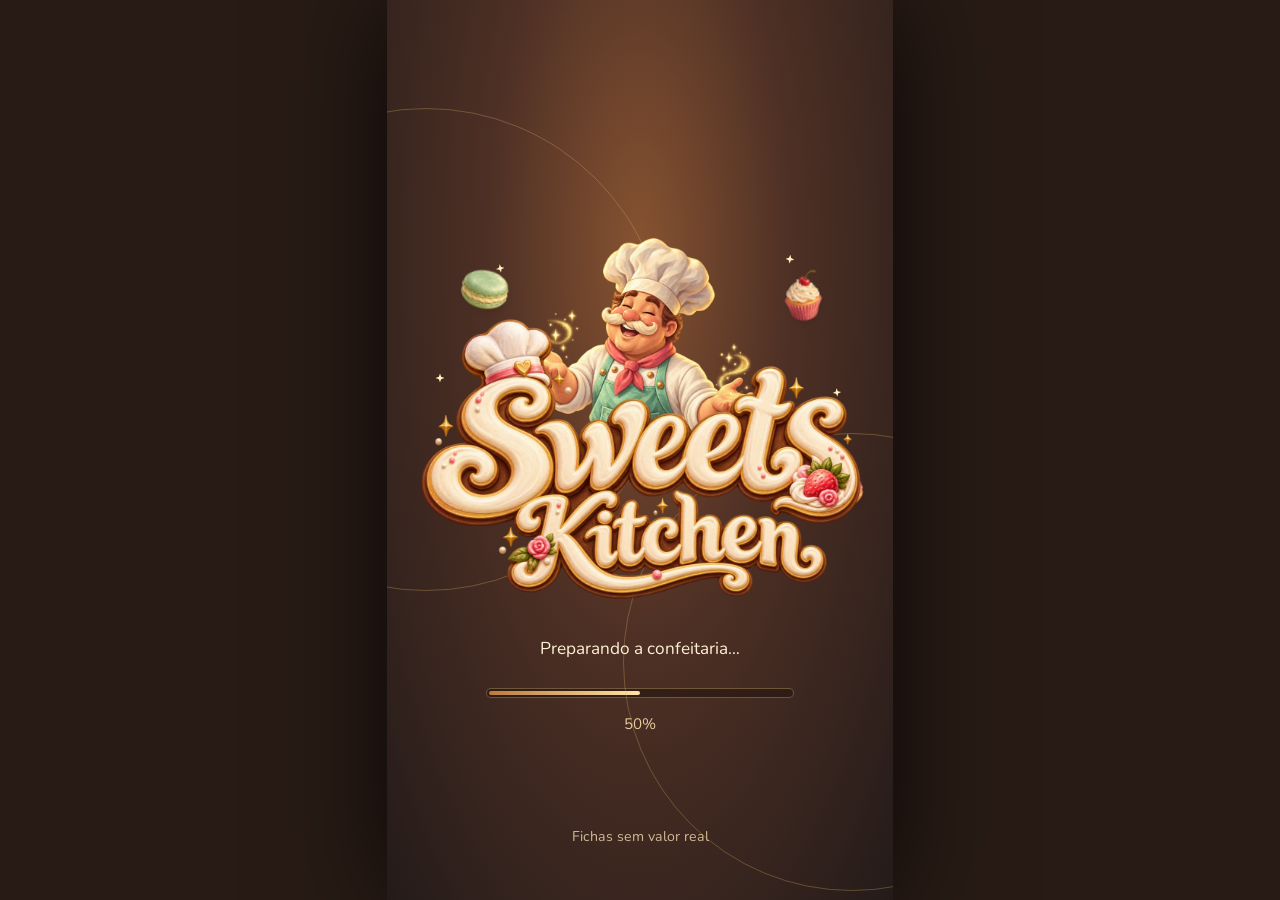
<file: index.html>
<!doctype html><html lang="pt-BR"><head><meta charset="utf-8"><meta http-equiv="refresh" content="0;url=jogo/index.html"><title>Sweets Kitchen</title>
<link rel="canonical" href="https://cbitran.github.io/sweets-kitchen-demo/jogo/">
<meta name="description" content="Entre na confeitaria Sweets Kitchen e experimente esta demonstração interativa. Fichas fictícias, sem valor real.">
<meta property="og:type" content="website">
<meta property="og:locale" content="pt_BR">
<meta property="og:site_name" content="Sweets Kitchen">
<meta property="og:title" content="Sweets Kitchen">
<meta property="og:description" content="Entre na confeitaria Sweets Kitchen e experimente esta demonstração interativa. Fichas fictícias, sem valor real.">
<meta property="og:url" content="https://cbitran.github.io/sweets-kitchen-demo/jogo/">
<meta property="og:image" content="https://cbitran.github.io/sweets-kitchen-demo/assets/social/sweets-kitchen-cover-v2.jpg">
<meta property="og:image:secure_url" content="https://cbitran.github.io/sweets-kitchen-demo/assets/social/sweets-kitchen-cover-v2.jpg">
<meta property="og:image:type" content="image/jpeg">
<meta property="og:image:width" content="1200">
<meta property="og:image:height" content="630">
<meta property="og:image:alt" content="Sweets Kitchen: logo dourada, chef sorridente e doces em uma confeitaria iluminada.">
<meta name="twitter:card" content="summary_large_image">
<meta name="twitter:title" content="Sweets Kitchen">
<meta name="twitter:description" content="Entre na confeitaria Sweets Kitchen e experimente esta demonstração interativa. Fichas fictícias, sem valor real.">
<meta name="twitter:image" content="https://cbitran.github.io/sweets-kitchen-demo/assets/social/sweets-kitchen-cover-v2.jpg">
<meta name="twitter:image:alt" content="Logo Sweets Kitchen e chef na confeitaria.">
</head><body><a href="jogo/index.html">Abrir Sweets Kitchen</a></body></html>
</file>
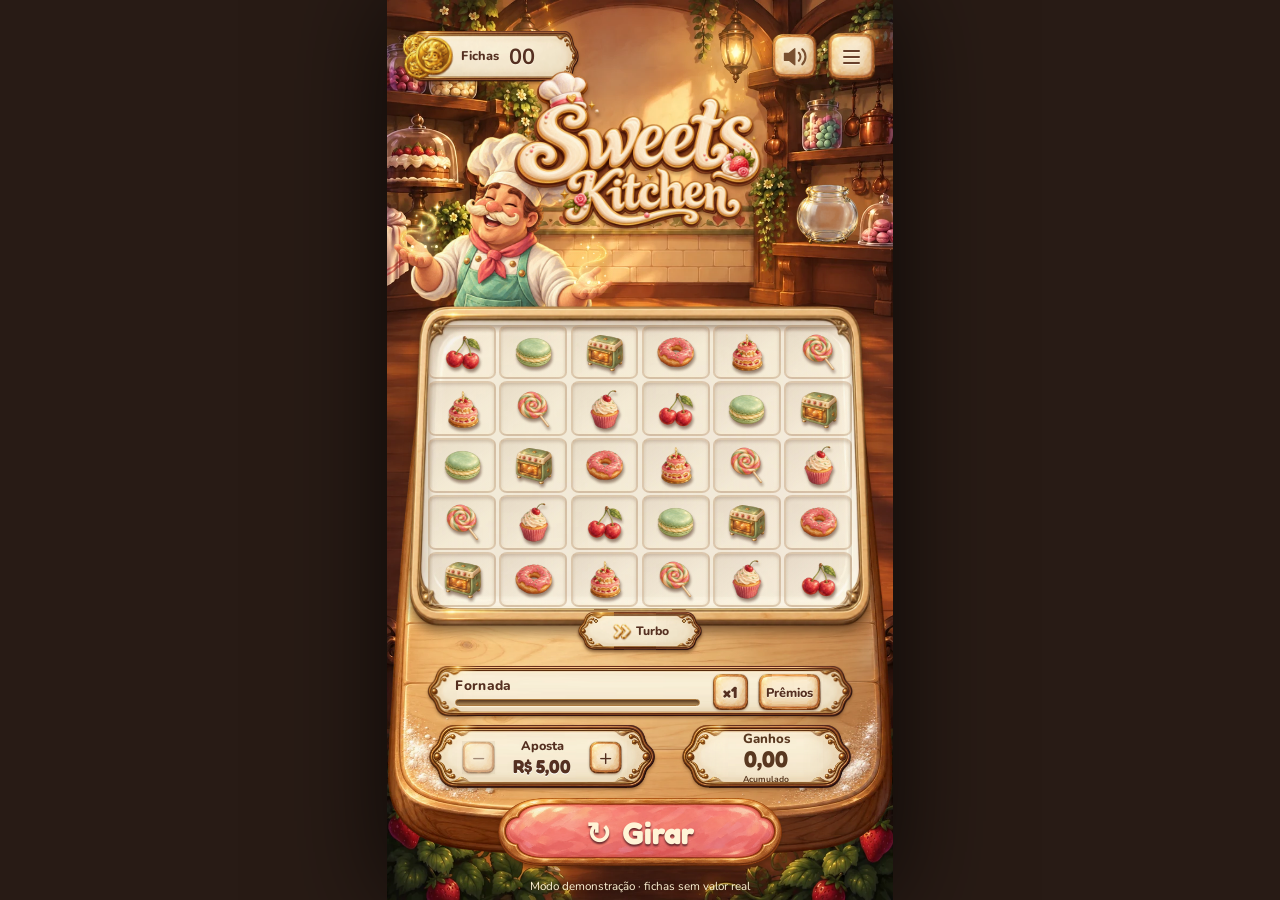
<file: jogo/index.html>
<!doctype html>
<html lang="pt-BR">
<head><meta charset="utf-8"><meta name="viewport" content="width=device-width,initial-scale=1,viewport-fit=cover"><title>Sweets Kitchen</title>
<link rel="preconnect" href="https://fonts.googleapis.com">
<link rel="preconnect" href="https://fonts.gstatic.com" crossorigin>
<link rel="canonical" href="https://cbitran.github.io/sweets-kitchen-demo/jogo/">
<meta name="description" content="Entre na confeitaria Sweets Kitchen e experimente esta demonstração interativa. Fichas fictícias, sem valor real.">
<meta property="og:type" content="website">
<meta property="og:locale" content="pt_BR">
<meta property="og:site_name" content="Sweets Kitchen">
<meta property="og:title" content="Sweets Kitchen">
<meta property="og:description" content="Entre na confeitaria Sweets Kitchen e experimente esta demonstração interativa. Fichas fictícias, sem valor real.">
<meta property="og:url" content="https://cbitran.github.io/sweets-kitchen-demo/jogo/">
<meta property="og:image" content="https://cbitran.github.io/sweets-kitchen-demo/assets/social/sweets-kitchen-cover-v2.jpg">
<meta property="og:image:secure_url" content="https://cbitran.github.io/sweets-kitchen-demo/assets/social/sweets-kitchen-cover-v2.jpg">
<meta property="og:image:type" content="image/jpeg">
<meta property="og:image:width" content="1200">
<meta property="og:image:height" content="630">
<meta property="og:image:alt" content="Sweets Kitchen: logo dourada, chef sorridente e doces em uma confeitaria iluminada.">
<meta name="twitter:card" content="summary_large_image">
<meta name="twitter:title" content="Sweets Kitchen">
<meta name="twitter:description" content="Entre na confeitaria Sweets Kitchen e experimente esta demonstração interativa. Fichas fictícias, sem valor real.">
<meta name="twitter:image" content="https://cbitran.github.io/sweets-kitchen-demo/assets/social/sweets-kitchen-cover-v2.jpg">
<meta name="twitter:image:alt" content="Logo Sweets Kitchen e chef na confeitaria.">
<link rel="stylesheet" href="game.css?v=20261010-cheer1"><link rel="stylesheet" href="refinement.css?v=20261010-cheer1"><link rel="stylesheet" href="panels.css?v=20261010-cheer1"><link rel="stylesheet" href="living-scene.css?v=20261010-cheer1"><link rel="stylesheet" href="unified-materials.css?v=20261010-cheer1"><link rel="stylesheet" href="prizes.css?v=20261010-cheer1"><script defer src="round-engine.js?v=20261010-cheer1"></script><script defer src="music.js?v=20261010-cheer1"></script><script defer src="game.js?v=20261010-cheer1"></script><script defer src="rewards.js?v=20261010-cheer1"></script><script defer src="ambient.js?v=20261010-cheer1"></script><script defer src="startup.js?v=20261010-cheer1"></script></head>
<body>
<main class="game" id="game" aria-label="Sweets Kitchen" data-boot="loading" aria-busy="true">
  <div class="lantern-clean-plate" aria-hidden="true"></div><div class="hanging-lantern hanging-lantern-left" aria-hidden="true"></div><div class="hanging-lantern hanging-lantern-right" aria-hidden="true"></div>
  <div class="lantern-light lantern-light-left" aria-hidden="true"></div>
  <div class="lantern-light lantern-light-right" aria-hidden="true"></div>
  <section class="startup" id="startup" aria-label="Carregamento do jogo">
    <div class="startup-scene"><div class="startup-sweets" aria-hidden="true"><img class="intro-sweet intro-sweet-0" src="../assets/web/painterly-final/peca_macaron_normal.webp" alt=""><img class="intro-sweet intro-sweet-1" src="../assets/web/painterly-final/peca_cupcake_normal.webp" alt=""><img class="intro-sweet intro-sweet-2" src="../assets/web/painterly-final/peca_cereja_normal.webp" alt=""><img class="intro-sweet intro-sweet-3" src="../assets/web/painterly-final/peca_donut_normal.webp" alt=""><i class="intro-spark intro-spark-0"></i><i class="intro-spark intro-spark-1"></i><i class="intro-spark intro-spark-2"></i><i class="intro-spark intro-spark-3"></i><i class="intro-spark intro-spark-4"></i><i class="intro-spark intro-spark-5"></i></div><div class="startup-character" aria-hidden="true"><img src="../assets/web/painterly-final/chef_entusiasmado.webp" alt=""><img class="blink left" src="../assets/web/painterly-final/chef_entusiasmado_piscando.webp" alt=""><img class="blink right" src="../assets/web/painterly-final/chef_entusiasmado_piscando.webp" alt=""><span class="chef-sparkles" aria-hidden="true"><i>✦</i><i>✦</i><i>✦</i></span></div><div class="startup-mark"><img src="../assets/web/brand/sweets-kitchen-logo.webp" alt="Sweets Kitchen"></div></div>
    <p id="startup-message" role="status">Preparando a confeitaria…</p>
    <div class="startup-track" id="startup-progress" role="progressbar" aria-label="Carregando artes" aria-valuemin="0" aria-valuemax="100" aria-valuenow="0"><i></i></div>
    <span class="startup-percent" id="startup-percent">0%</span>
    <button id="startup-retry" hidden>Tentar novamente</button>
    <small>Fichas sem valor real</small>
  </section>
  <header class="hud"><div class="balance"><span class="balance-coins" aria-hidden="true"><img src="../assets/web/rewards/moeda-chef.webp" alt=""><img src="../assets/web/rewards/moeda-chef.webp" alt=""><img src="../assets/web/rewards/moeda-chef.webp" alt=""></span><div><small>Fichas</small><strong id="balance">00</strong></div></div><button class="icon" id="sound" aria-label="Música desligada" aria-pressed="false"><svg class="sound-speaker" viewBox="0 0 24 24" aria-hidden="true" focusable="false"><path class="speaker-body" d="M3 9h4l5-4v14l-5-4H3z"/><g class="speaker-waves"><path d="M15.5 8.5a5 5 0 0 1 0 7"/><path d="M18.5 5.5a9 9 0 0 1 0 13"/></g><path class="speaker-muted" d="m16 9 6 6m0-6-6 6"/></svg></button><button class="icon" id="menu" aria-label="Abrir menu"><span class="menu-bars" aria-hidden="true"><i></i><i></i><i></i></span></button></header>
  <div class="brand"><svg viewBox="0 0 1536 1024" role="img" aria-label="Sweets Kitchen" xmlns="http://www.w3.org/2000/svg">
    <defs>
      <clipPath id="logo-hat-shape"><path d="M242 258 L230 229 Q168 212 168 157 Q172 101 245 86 Q302 18 368 43 Q391 48 402 69 Q463 62 475 121 Q482 155 447 180 L463 218 Q474 242 465 258 Q368 223 242 258 Z"/></clipPath>
      <clipPath id="logo-fruit-shape"><path d="M1323 555 L1336 514 L1357 521 L1400 500 L1422 531 L1450 520 L1448 553 L1474 560 L1462 592 L1438 612 L1431 654 L1398 670 L1373 653 L1372 632 L1325 637 L1314 612 Z"/></clipPath>
      <mask id="logo-lettering-mask" maskUnits="userSpaceOnUse" x="0" y="0" width="1536" height="1024"><rect width="1536" height="1024" fill="white"/><path d="M1323 555 L1336 514 L1357 521 L1400 500 L1422 531 L1450 520 L1448 553 L1474 560 L1462 592 L1438 612 L1431 654 L1398 670 L1373 653 L1372 632 L1325 637 L1314 612 Z" fill="black"/></mask>
    </defs>
    <g class="logo-hat-stars" aria-hidden="true" fill="#fff2bb" stroke="#bd7c28" stroke-width="2"><path class="hat-star star-one" d="M0 -15 L4 -4 L15 0 L4 4 L0 15 L-4 4 L-15 0 L-4 -4Z"/><path class="hat-star star-two" d="M0 -11 L3 -3 L11 0 L3 3 L0 11 L-3 3 L-11 0 L-3 -3Z"/><path class="hat-star star-three" d="M0 -9 L3 -3 L9 0 L3 3 L0 9 L-3 3 L-9 0 L-3 -3Z"/></g>
<g class="logo-orbit-stars" aria-hidden="true" fill="#ffe7a0" stroke="#bf8130" stroke-width="2"><path class="orbit-star orbit-0" d="M0 -19 L5 -5 L19 0 L5 5 L0 19 L-5 5 L-19 0 L-5 -5Z"/><path class="orbit-star orbit-1" d="M0 -19 L5 -5 L19 0 L5 5 L0 19 L-5 5 L-19 0 L-5 -5Z"/><path class="orbit-star orbit-2" d="M0 -19 L5 -5 L19 0 L5 5 L0 19 L-5 5 L-19 0 L-5 -5Z"/></g>
    <image href="../assets/web/brand/sweets-kitchen-logo.webp" width="1536" height="1024" mask="url(#logo-lettering-mask)"/>
    <g class="logo-hat"><image href="../assets/web/brand/sweets-kitchen-logo.webp" width="1536" height="1024" clip-path="url(#logo-hat-shape)"/></g>

    <g class="logo-fruit"><image href="../assets/web/brand/sweets-kitchen-logo.webp" width="1536" height="1024" clip-path="url(#logo-fruit-shape)"/></g>
  </svg></div>
  <div class="chef" aria-hidden="true"><span class="hand-magic hand-magic-left"><i></i><i></i><i></i></span><span class="hand-magic hand-magic-right"><i></i><i></i><i></i></span><img id="chef" src="../assets/web/painterly-final/chef_entusiasmado.webp" alt=""><img class="turbo-face" src="../assets/web/painterly-final/chef_turbo_assustado.webp" alt=""><img class="blink left" src="../assets/web/painterly-final/chef_entusiasmado_piscando.webp" alt=""><img class="blink right" src="../assets/web/painterly-final/chef_entusiasmado_piscando.webp" alt=""><span class="chef-sparkles" aria-hidden="true"><i>✦</i><i>✦</i><i>✦</i></span></div>
  <div id="chef-speech" class="chef-speech" role="status" aria-live="polite" hidden></div>
  <div class="reward-jar" id="reward-jar" role="img" aria-label="Pote de moedas demonstrativas"><img class="jar-glass" src="../assets/web/rewards/pote-vidro.webp" alt=""><div class="jar-coins" id="jar-coins" aria-hidden="true"></div><span class="jar-reflection" aria-hidden="true"></span></div>
  <div class="turbo-atmosphere" aria-hidden="true"></div><div class="coin-flights" id="coin-flights" aria-hidden="true"></div>
  <img class="worktop" src="../assets/web/painted-environment/mesa_confeitaria.webp" alt="">
  <section class="board" aria-label="Tabuleiro de seis colunas e cinco linhas"><div class="board-frame" aria-hidden="true"></div><div class="grid" id="grid" role="grid" aria-label="Doces"></div><span id="match-announcement" class="sr-only" aria-live="polite"></span><output id="round-label" class="round-label" aria-live="polite"></output><svg class="turbo-border-light" viewBox="0 0 1000 700" preserveAspectRatio="none" aria-hidden="true"><rect x="16" y="16" width="968" height="668" rx="44"/></svg>  <section class="controls scene-turbo" aria-label="Velocidade do jogo"><button class="icon turbo" id="turbo" aria-pressed="false" aria-label="Turbo desligado"><span class="turbo-frame" aria-hidden="true"><i></i></span><i class="turbo-enamel" aria-hidden="true"></i><b aria-hidden="true"><img class="turbo-off-art" src="../assets/web/rewards/turbo-dourado.webp" alt=""><img class="turbo-on-art" data-src="../assets/web/rewards/turbo-esmeralda.webp" alt=""></b><span>Turbo<small id="turbo-status">Desligado</small></span></button></section></section>
  <section class="round-tools" aria-label="Progresso da fornada"><span class="material-frame" aria-hidden="true"><i></i></span>
    <div class="fornada"><img class="mixer" id="mixer" data-src="../assets/web/painterly-final/batedeira_0.webp" alt="Batedeira vazia"><div><span>Fornada</span><div class="progress" role="progressbar" aria-label="Fornada" aria-valuemin="0" aria-valuemax="100" aria-valuenow="0" id="fornada-progress"><i></i></div></div></div>
    <div class="multiplier" id="multiplier" aria-label="Multiplicador 1">×1</div>
    <button class="prizes" id="prizes-open">Prêmios</button>
  </section>
  <section class="controls" aria-label="Controles da rodada"><div class="bet"><span class="material-frame" aria-hidden="true"><i></i></span><button class="icon" id="minus" aria-label="Diminuir aposta">−</button><div><small>Aposta</small><output id="bet">R$ 5,00</output></div><button class="icon" id="plus" aria-label="Aumentar aposta">+</button></div><span id="current-bet" class="sr-only">Aposta de R$ 5,00 fictícios, multiplicador 1</span><div class="winnings-panel"><span class="material-frame" aria-hidden="true"><i></i></span><small>Ganhos</small><output id="winnings-total" aria-live="polite">0,00</output><span id="winnings-last">Acumulado</span></div></section>

  <button class="spin" id="spin"><span aria-hidden="true">↻</span><strong>Girar</strong></button>
  <footer>Modo demonstração · fichas sem valor real</footer>
</main>
<dialog id="settings"><button class="close icon" data-close aria-label="Fechar menu">×</button><div class="menu-content"><header class="menu-heading"><small>Sweets Kitchen</small><h1>Menu da casa</h1><div class="menu-sweets" aria-hidden="true"><img src="../assets/web/painterly-final/peca_macaron_normal.webp" alt=""><img src="../assets/web/painterly-final/peca_cupcake_normal.webp" alt=""><img src="../assets/web/painterly-final/peca_cereja_normal.webp" alt=""></div></header><button class="paper-button" id="help-open">Como jogar</button><section class="menu-invite" aria-labelledby="menu-invite-title"><h2 id="menu-invite-title">Convidar um amigo</h2><p>Uma fornada fica melhor com companhia.</p><form id="invite-form"><label for="invite-channel">Como quer convidar?</label><div class="invite-select"><select id="invite-channel"><option value="email">Por e-mail</option><option value="phone">Por SMS</option></select><span aria-hidden="true"></span></div><label id="invite-contact-label" for="invite-contact">E-mail do amigo</label><input id="invite-contact" type="email" autocomplete="off" placeholder="nome@exemplo.com" required maxlength="160"><p class="invite-note">O convite será aberto no seu aplicativo para você revisar e enviar.</p><button type="submit" class="paper-button">Enviar convite</button><p id="invite-status" role="status"></p></form></section></div></dialog>
<dialog id="help"><button class="close icon" data-close aria-label="Fechar ajuda">×</button><h1>Como jogar</h1><p>Toque em <b>Girar</b> para acompanhar a entrada dos doces, o destaque das peças e a cascata.</p><p>Use <b>−</b> e <b>+</b> para escolher a aposta. <b>Turbo</b> acelera as animações.</p><p>Esta demonstração não desconta fichas nem calcula prêmios. A tabela mostra valores ainda não definidos.</p><p>Jogo de entretenimento. Fichas sem valor real.</p><button class="paper-button" data-close>Voltar ao jogo</button></dialog>
<dialog id="prizes"><button class="close icon" data-close aria-label="Fechar prêmios">×</button><img class="prize-logo" src="../assets/web/brand/sweets-kitchen-logo.webp" alt="Sweets Kitchen"><header class="prize-heading"><h1>Doces da casa</h1><p>Prêmios por quantidade de doces iguais</p></header><div class="prize-table-frame"><i class="frame-corner corner-tl" aria-hidden="true"></i><i class="frame-corner corner-tr" aria-hidden="true"></i><i class="frame-corner corner-bl" aria-hidden="true"></i><i class="frame-corner corner-br" aria-hidden="true"></i><div class="prize-table-wrap" tabindex="0" role="region" aria-label="Lista de prêmios, role para ver todos os doces"><table class="prize-table"><caption>Quantidade de doces iguais</caption><thead><tr><th scope="col">Doce</th><th scope="col">3</th><th scope="col">4</th><th scope="col">5</th><th scope="col">6–7</th><th scope="col">8–9</th><th scope="col">10+</th></tr></thead><tbody id="payout-rows"></tbody></table></div></div><p class="prize-note">— Prêmio ainda não definido nesta demonstração.</p></dialog>
</body></html>
</file>
<file: jogo/game.css>
@import url('https://fonts.googleapis.com/css2?family=Fredoka:wght@500;600;700&family=Nunito:wght@600;700;800&display=swap');
:root{color-scheme:light;--chocolate:#442338;--cream:#fff4d6;--gold:#ffce63;--mint:#205b54}*{box-sizing:border-box}body{margin:0;min-height:100dvh;display:grid;place-items:center;background:#281b15;font-family:Nunito,system-ui,sans-serif;color:var(--chocolate)}button{font:inherit;color:inherit;border:0;cursor:pointer;-webkit-tap-highlight-color:transparent}button:focus-visible{outline:3px solid #205b54;outline-offset:3px}button:disabled{opacity:.48;cursor:default}button:active:not(:disabled){transform:translateY(2px) scale(.97)}
.game{height:min(100dvh,960px);width:min(100vw,56.25dvh,540px);aspect-ratio:9/16;position:relative;isolation:isolate;overflow:hidden;background:url('../assets/web/painted-environment/fundo_confeitaria_sem_cupcakes.webp') center/cover;container-type:inline-size}.hud{position:absolute;z-index:10;top:5.3%;left:3.7%;right:3.7%;display:flex;gap:2.5%;height:7%}.balance{width:60%;display:flex;gap:3%;align-items:center;padding:2% 8% 2% 3%;background:#fff4d6;border:3px double #a57234;border-radius:22px;box-shadow:0 3px 8px #35180780}.balance img{width:22%;height:100%;object-fit:contain}.balance small,.controls small{text-transform:uppercase;font-size:2.5cqw;font-weight:800;display:block;line-height:1}.balance strong{font-size:5.6cqw;line-height:1.1}.hud>.icon{margin-left:auto}.icon{position:relative;background:url('../assets/web/painterly-final/icone_base.webp') center/125% 125%;width:12.3cqw;height:12.3cqw;flex-shrink:0;display:grid;place-items:center;font-size:6.5cqw;border-radius:24%;font-family:Nunito,sans-serif}.brand{position:absolute;z-index:3;left:35%;top:13.8%;width:38%;font:700 10.4cqw/.93 Fredoka,ui-rounded,sans-serif;color:#ffe6ac;text-shadow:0 2px 2px #613c22;text-align:center}.brand span{display:block;font-size:8.4cqw;letter-spacing:.09em;margin-top:.06em}.chef{position:absolute;z-index:2;top:12.4%;left:-1.5%;width:37%;aspect-ratio:1;animation:breathe 3.8s ease-in-out infinite;transform-origin:50% 95%}.chef img{position:absolute;width:100%;height:100%;object-fit:contain}.chef .blink{opacity:0;animation:blink 4.8s linear infinite}.blink.left{mask-image:radial-gradient(ellipse 3.8% 3.2% at 43.2% 30.6%,#000 75%,transparent)}.blink.right{mask-image:radial-gradient(ellipse 4% 3.2% at 52.8% 32.7%,#000 75%,transparent)}.game.celebrating .blink{display:none}.worktop{position:absolute;z-index:3;pointer-events:none;top:23%;left:-1%;width:102%;height:76%;object-fit:fill}.mixer{position:absolute;z-index:5;width:20%;top:13%;right:2%;height:12%;object-fit:contain}.multiplier{position:absolute;z-index:8;top:21.4%;right:15%;width:20%;height:4.2%;background:#fff4d6;border:3px double #b88c48;border-radius:13%;font:700 5cqw Fredoka,sans-serif;display:grid;place-items:center;box-shadow:0 3px 6px #42231b77}
.board{position:absolute;z-index:6;left:3.7%;top:24%;width:92.6%;height:35.9%}.board-frame{position:absolute;inset:0;overflow:hidden}.board-frame:before{content:'';position:absolute;left:-.35%;top:-7%;width:100.8%;height:119.4%;background:url('../assets/web/painted-environment/bandeja_grade_fina.webp') center/100% 100%}.grid{position:absolute;inset:5% 3.4%;display:grid;grid-template-columns:repeat(6,minmax(0,1fr));grid-template-rows:repeat(5,minmax(0,1fr));gap:1%;overflow:hidden;border-radius:2%}.cell{min-width:0;min-height:0;position:relative;border:1px solid #bd9a6255;border-radius:10%;background:#fff8e51c;display:grid;place-items:center}.cell img{width:104%;height:104%;object-fit:contain;max-width:none;transition:filter .15s,transform .18s;pointer-events:none}.cell.highlight img{filter:drop-shadow(0 0 6px #ffc552);transform:scale(1.07)}.cell.disappear img{animation:dissolve calc(.2s * var(--motion-speed,1)) ease-in forwards}.grid.spinning img{animation:reel .22s linear infinite;animation-delay:calc(var(--column)*-31ms);filter:blur(1px)}.grid.cascade .cell.falling img{animation:fall calc(.38s * var(--motion-speed,1)) cubic-bezier(.2,.8,.2,1) both;animation-delay:calc(var(--column)*10ms * var(--motion-speed,1))}.round-label{position:absolute;left:28%;right:28%;top:44%;text-align:center;background:#fff4d6ed;border:2px solid #b9914b;border-radius:14px;font-weight:800;font-size:3cqw;padding:1.5%;pointer-events:none;opacity:0;transition:opacity .15s}.round-label:not(:empty){opacity:1}
.payout{position:absolute;z-index:6;left:5%;top:61%;width:90%;height:17.7%;padding:2% 5%;background:linear-gradient(#fff5dbef,#f6e6c7f5);border:4px double #a57535;border-radius:9%;box-shadow:0 4px 6px #51270c77}.payout table{width:100%;height:100%;table-layout:fixed;border-collapse:collapse;text-align:center;font-size:3.1cqw;font-weight:800}.payout th{font-size:2.55cqw;line-height:1}.payout td,.payout th{padding:0;height:12.5%}.payout tbody th img{display:block;width:4.9cqw;height:3.6cqw;object-fit:contain;margin:auto}.controls{position:absolute;z-index:8;top:81%;left:4%;right:4%;height:7%;display:flex;align-items:center;justify-content:space-between;gap:2%}.bet{display:flex;align-items:center;justify-content:space-between;gap:1cqw;background:#fff4d6;border:2px solid #bd9557;border-radius:18px;width:43%;height:100%}.bet>div{text-align:center}.bet output{font-size:4.3cqw;font-weight:800}.bet .icon{width:11cqw;height:12.3cqw}.current-bet{text-align:center;flex:1}.current-bet strong{font-size:3.7cqw;display:block;line-height:1.6}.turbo span{position:absolute;bottom:-2.7cqw;font-size:2.6cqw;font-weight:800}.turbo[aria-pressed=true]:after{content:none}.spin{position:absolute;z-index:9;left:27%;top:89%;width:46%;height:7.5%;background:url('../assets/web/painterly-final/botao_girar_base.webp') center/109% 129%;display:flex;align-items:center;justify-content:center;gap:4%;font:700 6cqw Fredoka,ui-rounded,sans-serif;color:#fff4d6;text-shadow:0 2px 2px #66282b}.spin span{font-size:6cqw}.game footer{position:absolute;bottom:.6%;left:0;right:0;text-align:center;font-size:2.2cqw;color:#fff4d6;text-shadow:0 1px 4px #291708;z-index:12}
dialog{background:#fff0d8;color:var(--chocolate);border:3px double #b78649;border-radius:24px;box-shadow:0 16px 70px #0009;max-width:430px;width:calc(100vw - 32px);padding:40px 28px 26px}dialog::backdrop{background:#24100acc;backdrop-filter:blur(3px)}dialog h1{font:700 36px Fredoka,sans-serif;margin:20px 0 28px}dialog p{line-height:1.6}dialog .close{position:absolute;right:12px;top:12px;width:44px;height:44px;font-size:30px}.setting{display:flex;align-items:center;justify-content:space-between;margin:26px 0;font-weight:800}.toggle{padding:12px 16px;border-radius:12px;background:#e5cfaa;min-width:120px}.toggle[aria-pressed=true]{background:#205b54;color:#fff4d6}.paper-button{display:block;width:100%;min-height:48px;margin-top:18px;border:1px solid #a87943;border-radius:12px;background:#f1d49f;font-weight:800}
@keyframes blink{0%,39%,43%,100%{opacity:0}40%,42%{opacity:1}}@keyframes breathe{50%{transform:translateY(-.8%)}}@keyframes reel{from{transform:translateY(-12%)}to{transform:translateY(12%)}}@keyframes fall{from{transform:translateY(-130%);opacity:.3}to{transform:translateY(0);opacity:1}}@keyframes dissolve{to{transform:scale(.45) rotate(8deg);opacity:0}}@media(prefers-reduced-motion:reduce){*,*:before,*:after{animation:none!important;transition:none!important}.cell.disappear img{opacity:.2}.chef .blink{display:none}}@media(max-aspect-ratio:9/16){.game{width:100vw;height:auto;min-height:0}}@media(min-width:800px){.game{box-shadow:0 0 100px #000b}}
</file>
<file: jogo/refinement.css>
/* Composição revisada: cenário livre no terço superior e controles agrupados. */
/* Luz alinhada às chamas pintadas no fundo; atrás dos controles. */
.lantern-light{position:absolute;z-index:1;pointer-events:none;left:27.3%;top:5.7%;width:24%;aspect-ratio:1;transform:translate(-50%,-50%);border-radius:50%;background:radial-gradient(ellipse,#fff6bd99 0%,#ffd36c70 12%,#ffbd4545 28%,#ffa1331c 48%,transparent 70%);mix-blend-mode:screen;opacity:.65;animation:lantern-glow 3.7s linear infinite}
.lantern-light-right{left:68.9%;top:5.8%;animation-duration:4.3s;animation-delay:-1.7s}
.lantern-light:after{content:'';position:absolute;left:46%;top:41%;width:8%;height:18%;border-radius:60% 40% 55% 45%;background:radial-gradient(ellipse,#fffbe9bb 0%,#ffe39e77 40%,transparent 72%);transform-origin:50% 85%;animation:lantern-flame 1.9s ease-in-out infinite}
.lantern-light-right:after{animation-duration:2.3s;animation-delay:-.9s}
@keyframes lantern-glow{
  0%,100%{opacity:.72;transform:translate(-50%,-50%) scale(1)}
  12%{opacity:.88;transform:translate(-50%,-50%) scale(1.04)}
  16%{opacity:.44;transform:translate(-50%,-50%) scale(.95)}
  20%{opacity:.94;transform:translate(-50%,-50%) scale(1.06)}
  36%{opacity:.75;transform:translate(-50%,-50%) scale(1.01)}
  43%{opacity:.52;transform:translate(-50%,-50%) scale(.97)}
  47%{opacity:1;transform:translate(-50%,-50%) scale(1.08)}
  65%{opacity:.81;transform:translate(-50%,-50%) scale(1.03)}
  74%{opacity:.46;transform:translate(-50%,-50%) scale(.96)}
  79%{opacity:.93;transform:translate(-50%,-50%) scale(1.05)}
  89%{opacity:.68;transform:translate(-50%,-50%) scale(.99)}
}
@keyframes lantern-flame{
  0%,100%{opacity:.86;transform:rotate(-3deg) scale(.97,1.04)}
  19%{opacity:1;transform:rotate(5deg) scale(.88,1.13)}
  29%{opacity:.48;transform:rotate(-7deg) scale(1.04,.86)}
  38%{opacity:.95;transform:rotate(3deg) scale(.93,1.12)}
  62%{opacity:.8;transform:rotate(-4deg) scale(1.01,.98)}
  76%{opacity:.52;transform:rotate(6deg) scale(.9,.88)}
  84%{opacity:1;transform:rotate(-2deg) scale(.95,1.1)}
}
@media(prefers-reduced-motion:reduce){.lantern-light,.lantern-light:after{animation:none}}
.hud{top:4%;height:6.4%;gap:3%}.balance{width:49%;border-radius:18px;padding:2% 5% 2% 3%;border:1px solid #bd965f;background:#fff4d6ed;box-shadow:0 2px 8px #24140640}.balance small{font-size:2.8cqw}.balance strong{font-size:5.2cqw}.hud>.icon{width:11.5cqw;height:11.5cqw;font-size:5.5cqw}.hud>#sound{margin-left:auto}.hud>#menu{margin-left:0}
.brand{top:15%;left:39%;width:40%;font-size:8.3cqw}.brand span{font-size:5.7cqw;letter-spacing:.18em;margin-top:.2em}.chef{top:22%;left:0;width:38%}.worktop{top:33%;height:65%;left:-2%;width:104%}.board{top:34%;left:4.5%;width:91%;height:35.5%}.board-frame{border-radius:6%;filter:drop-shadow(0 3px 4px #3a200966)}.grid{inset:5.8% 4%;gap:.8%;border-radius:3%}.cell{background:transparent;border-color:#b68b5633;border-radius:12%}.cell img{width:95%;height:95%;transition:filter .2s;will-change:transform,opacity}.grid.spinning img,.grid.cascade .cell.falling img,.cell.disappear img{animation:none}.cell.highlight{background:#fff2c377;box-shadow:inset 0 0 12px #edbd6599}.cell.highlight img{filter:drop-shadow(0 0 5px #ffbd50);transform:scale(1.06)}
.round-tools{position:absolute;z-index:7;top:71%;left:7%;right:7%;height:6.3%;display:flex;align-items:center;gap:4%;padding:0 3%;background:#fff3dccc;border:1px solid #b6936066;border-radius:14px;box-shadow:0 2px 5px #41200e22}.fornada{display:flex;align-items:center;gap:6%;flex:1;min-width:0;height:100%}.fornada .mixer{position:static;flex-shrink:0;width:11cqw;height:11cqw;object-fit:contain}.fornada>div{width:100%}.fornada span{font-size:3cqw;font-weight:800}.progress{height:1.4cqw;min-height:4px;background:#d9c4a3;border-radius:30px;margin-top:1cqw;overflow:hidden}.progress i{display:block;height:100%;width:0;background:#678d73;border-radius:inherit;transition:width .5s ease}.round-tools .multiplier{position:static;width:auto;height:auto;flex-shrink:0;border:0;border-radius:0;background:transparent;box-shadow:none;font-size:5.1cqw;padding:0 2%}.prizes{background:transparent;border-left:1px solid #ae8c5d66;padding:0 0 0 4%;height:70%;font-size:3cqw;font-weight:800;min-height:36px}
.controls{top:79.6%;left:7%;right:7%;height:7.4%;gap:5%}.bet{width:66%;height:100%;padding:0 1%;border:1px solid #b88c4c;border-radius:16px;box-shadow:0 3px 6px #46240933;background:#fff1d9}.bet .icon{background:transparent;width:13cqw;height:13cqw;border-radius:12px;font-size:6.4cqw}.controls small{font-size:3cqw;line-height:1.2;text-transform:none}.bet output{font-size:5.3cqw;line-height:1.05}.controls .turbo{width:29%;height:100%;display:flex;justify-content:center;align-items:center;gap:8%;background:#efe0c4;border:1px solid #ae8950;border-radius:16px;font-size:5.5cqw;box-shadow:0 3px 6px #46240933}.turbo span{position:static;display:block;font-size:3.2cqw;line-height:1.3;text-align:left}.turbo span small{font-size:2.5cqw;font-weight:700;display:block;opacity:.8}.turbo[aria-pressed=true]{background:#315f50;color:#fff4d6;border-color:#315f50}.turbo[aria-pressed=true]:after{display:none}.spin{left:22%;width:56%;top:88.7%;height:7.5%;font-size:6.1cqw}.spin span{font-size:6cqw}.game footer{bottom:.7%;font-size:2.3cqw}
#prizes{max-width:460px}#prizes .payout{position:static;width:100%;height:auto;margin:24px 0;padding:10px;border:1px solid #d4b688;border-radius:16px;box-shadow:none;background:#fff8e9;overflow:hidden}#prizes table{font-size:15px;height:auto}#prizes th{font-size:13px;padding:8px 0}#prizes td{padding:8px 0}#prizes tbody th img{width:38px;height:34px}#prizes tbody tr+tr{border-top:1px solid #dfcdae77}.prize-note{font-size:13px;color:#735b48}.sr-only{position:absolute;width:1px;height:1px;padding:0;margin:-1px;overflow:hidden;clip-path:inset(50%);white-space:nowrap;border:0}.round-label{font-size:3cqw;left:10%;right:10%;top:37%}
@media(prefers-reduced-motion:reduce){.progress i{transition:none}.cell.disappear img{opacity:.15}}

/* Abertura: tela de carga independente da montagem do tabuleiro. */
.game[data-boot=loading]>:not(.startup){visibility:hidden}
.startup{position:absolute;z-index:100;inset:0;display:flex;flex-direction:column;justify-content:center;align-items:center;background:radial-gradient(ellipse at 50% 28%,#875331 0%,#4e3025 42%,#241b19 100%);color:#fff1d5;text-align:center;padding:12%;overflow:hidden}
.startup:before,.startup:after{content:'';position:absolute;width:62%;aspect-ratio:1;border:1px solid #d8af6550;border-radius:50%;pointer-events:none}.startup:before{top:12%;left:-40%;width:95%}.startup:after{bottom:1%;right:-37%;width:90%}
.startup[hidden]{display:none}.startup-mark{font:700 16cqw/.9 Fredoka,ui-rounded,sans-serif;color:#ffe4a4;text-shadow:0 4px 18px #2d151155}.startup-mark span{display:block;font-size:8cqw;letter-spacing:.28em;margin:3cqw 0 0 .28em}.startup p{font-size:3.4cqw;margin:10cqw 0 5cqw;min-height:1.5em}.startup-track{width:80%;height:2cqw;border-radius:999px;background:#1e110b80;border:1px solid #ceac6e66;padding:2px;overflow:hidden}.startup-track i{display:block;height:100%;width:var(--loaded,0%);background:linear-gradient(90deg,#bc7b3e,#ffe4a4);border-radius:inherit;transition:width .2s ease}.startup-percent{font-size:3cqw;margin-top:3cqw;font-variant-numeric:tabular-nums;color:#e8cb9a}.startup>small{position:absolute;bottom:6%;font-size:2.8cqw;color:#d1b894}.startup button{margin-top:7cqw;background:#ffe4a4;color:#442338;border-radius:14px;padding:12px 22px;font-weight:800;min-height:44px}.game[data-boot=assembling] .chef{animation:none}
@media(prefers-reduced-motion:reduce){.startup-track i{transition:none}}

/* Identificação inequívoca da combinação antes da remoção. */
.grid.has-match .cell:not(.highlight){opacity:.38;filter:saturate(.6);transition:opacity .18s,filter .18s}
.grid.has-match .cell.highlight{z-index:2;border:2px solid #d99520;background:#fff1bd;box-shadow:inset 0 0 0 1px #fff9e2,0 0 10px #f8bf5299}
.grid.has-match .cell.highlight:after{content:'✓';position:absolute;right:2%;top:2%;display:grid;place-items:center;width:3.3cqw;height:3.3cqw;min-width:12px;min-height:12px;border-radius:50%;background:#86521e;color:#fff8dd;font-size:2.6cqw;font-weight:900;box-shadow:0 1px 3px #3d230b55;pointer-events:none}
.grid.has-match .cell.highlight img{filter:drop-shadow(0 0 5px #efb43b)}

/* Marca original Sweets Kitchen. */
.game>.brand{left:35%;top:12%;width:59%;height:19%;font-size:0;line-height:0;text-shadow:none}
.brand>img{display:block;width:100%;height:100%;object-fit:contain}
.startup-mark{width:126%;font-size:0;line-height:0;text-shadow:none}
.startup-mark>img{display:block;width:100%;height:auto;object-fit:contain}

/* Chef junto da marca, com a cintura escondida no encontro com a bancada. */
.game>.chef{top:16%;left:1%;mask-image:linear-gradient(#000 0%,#000 72%,transparent 84%)}
.game[data-chef-pose=comemorando]>.chef{animation:chef-cheer 1100ms ease-in-out infinite}
@keyframes chef-cheer{0%,100%{transform:translateY(0) rotate(0)}35%{transform:translateY(-2.8%) rotate(-2deg)}70%{transform:translateY(-1%) rotate(1.5deg)}}

/* Estrelas nas combinações; camada independente para não cortar nas células. */
.win-effects{position:absolute;inset:0;z-index:4;pointer-events:none;overflow:visible}
.win-star{position:absolute;width:3.6cqw;height:3.6cqw;background:linear-gradient(135deg,#fffbe5 12%,#ffe896 40%,#e7a32e 80%);clip-path:polygon(50% 0,62% 34%,98% 35%,70% 57%,80% 94%,50% 72%,20% 94%,30% 57%,2% 35%,38% 34%);will-change:transform,opacity}
.grid.has-match .cell.highlight{animation:winning-glow calc(620ms * var(--motion-speed,1)) ease-in-out 2}
@keyframes winning-glow{0%,100%{box-shadow:inset 0 0 0 1px #fff9e2,0 0 8px #f8bf5277}50%{box-shadow:inset 0 0 14px #ffe6a6,0 0 16px #ffd36ecc}}
@media(prefers-reduced-motion:reduce){.win-effects{display:none}.game[data-chef-pose=comemorando]>.chef,.grid.has-match .cell.highlight{animation:none}}

/* Peças elevadas sobre cavidades rasas, com folga para o pulso vencedor.
   Posicionamento absoluto evita que o tamanho intrínseco das artes expanda a célula.
   Recorte só no tabuleiro: a queda continua atravessando as linhas da coluna. */
.board-frame{filter:drop-shadow(0 1.2cqw 1cqw #351b0c70) drop-shadow(0 .3cqw .2cqw #351b0c55)}
.grid{box-shadow:inset 0 .6cqw 1cqw #49250e44,inset 0 -.2cqw .4cqw #fff2cd66}
.grid .cell{border:2px solid #ac815b55;background:linear-gradient(145deg,#6b391216,#ffedc323 60%,#fff2d637);box-shadow:inset 0 .35cqw .65cqw #512b1533,inset 0 -.2cqw .3cqw #fff5d780}
.grid .cell img{position:absolute;inset:10%;width:80%;height:80%;max-width:80%;max-height:80%;object-fit:contain;transform-origin:center;filter:drop-shadow(.2cqw .65cqw .35cqw #44210f70) drop-shadow(0 .14cqw .1cqw #391c0f55)}
.grid.has-match .cell.highlight img{transform:scale(1.04);filter:drop-shadow(.25cqw .85cqw .45cqw #44210f80) drop-shadow(0 0 .45cqw #ffc95688)}
.round-tools{box-shadow:inset 0 1px 0 #fff8e8,0 .45cqw 0 #9b754b,0 1cqw 1.2cqw #38200d44}
.bet,.controls .turbo{box-shadow:inset 0 1px 0 #fff9eb,0 .55cqw 0 #997148,0 1cqw 1.2cqw #38200d44}
.spin{filter:drop-shadow(0 .65cqw .3cqw #3a1d0b66)}
</file>
<file: jogo/panels.css>
/* Sweets Kitchen — esmaltado, latão e madeira com luz vinda do alto à esquerda. */
.game{--panel-ink:#553021;--panel-rim:#a46c2d;--panel-light:#fff4d7}
.hud{height:5.8%;align-items:center;gap:2.4%;top:3.4%}
.hud .balance{position:relative;width:36%;height:100%;gap:7%;padding:1% 5% 1% 2%;border:3px solid #a97639;border-radius:1.7cqw 1.7cqw 3.2cqw 3.2cqw;color:var(--panel-ink);background:radial-gradient(ellipse at 25% 0%,#fffbed 0%,transparent 65%),linear-gradient(110deg,#e8c78d,#fff1cf 37%,#e8c68d);box-shadow:inset 0 0 0 1px #fff4cc,inset 0 -3px 4px #a46c2d44,0 .65cqw 0 #70451e,0 1.15cqw 1.3cqw #31180580}
.hud .balance:before,.hud .balance:after{content:'';position:absolute;top:44%;width:.7cqw;height:.7cqw;border-radius:50%;background:radial-gradient(circle at 30% 25%,#fff2b9,#a46e2c 60%,#603611);box-shadow:0 1px 1px #5c351e80}
.hud .balance:before{left:2%}.hud .balance:after{right:3%}
.balance img{width:29%;height:90%;filter:drop-shadow(0 .45cqw .25cqw #62370770)}
.balance>div{min-width:0}.balance small{font-size:2.25cqw;letter-spacing:.06em}.balance strong{display:block;font-size:4.6cqw;font-variant-numeric:tabular-nums;line-height:1.08;text-shadow:0 1px #fff9e3}
.hud>.icon{width:9.2cqw;height:9.2cqw;min-width:36px;min-height:36px;font-size:4.3cqw;border-radius:27%;color:#634129;background-size:127% 127%;filter:drop-shadow(0 .5cqw .3cqw #2e180b80);text-shadow:0 1px #fff4da}
.hud>#sound{margin-left:auto}.hud>#menu{margin-left:0}
.hud>.icon[aria-pressed=true]{color:#225b4b;filter:drop-shadow(0 .5cqw .3cqw #2e180b80) drop-shadow(0 0 .7cqw #ffe39e)}
.round-tools{gap:2.8%;padding:0 2.2%;border:2px solid #a56c31;border-radius:2.8cqw;color:var(--panel-ink);background:radial-gradient(ellipse at 28% 0%,#fff8decc,transparent 70%),linear-gradient(#f1d6a3,#e1b97b);box-shadow:inset 0 0 0 1px #fff3cf,inset 0 .7cqw 1cqw #fffae68c,inset 0 -.5cqw .6cqw #a0692f50,0 .7cqw 0 #865225,0 1.2cqw 1.2cqw #30160566}
.fornada{gap:2%;flex:1;min-width:0}.fornada .mixer{width:10cqw;height:11cqw;margin-left:-.6cqw;filter:drop-shadow(0 .6cqw .35cqw #73471866)}.fornada>div{min-width:0;padding-right:2%}.fornada span{font-size:2.6cqw;text-shadow:0 1px #fff5d9;letter-spacing:.025em}
.progress{height:2.25cqw;min-height:7px;margin-top:.8cqw;padding:2px;background:linear-gradient(#785735,#ac8855);border:1px solid #a9773d;box-shadow:inset 0 2px 3px #3d200c80,0 1px 0 #fff6dccc}
.progress i{position:relative;background:linear-gradient(#b3e1b4,#59947c 45%,#2e6456 70%,#6d9f7e);box-shadow:inset 0 1px 0 #eeffe0,0 0 5px #f2ec9166;min-width:0}
.round-tools .multiplier{width:8.8cqw;height:8.8cqw;max-height:90%;padding:0;border:2px solid #b47b36;border-radius:50%;font-size:4cqw;color:#774821;background:radial-gradient(circle at 35% 25%,#fff9dd,#f5d17d 55%,#c48a3c);box-shadow:inset 0 0 0 1px #fff3ba,inset 0 -.5cqw .4cqw #98601c44,0 .35cqw 0 #96602c,0 .6cqw .6cqw #6b391c55;text-shadow:0 1px #fff6cc}
.prizes{height:67%;min-height:30px;flex-shrink:0;padding:0 2.7%;border:1px solid #8b592e;border-radius:1.8cqw;color:#fff1cc;font-size:2.55cqw;letter-spacing:.01em;background:linear-gradient(#956940,#77502f 55%,#634022);box-shadow:inset 0 1px 0 #d1a876,inset 0 -1px 0 #4b2b15,0 .4cqw 0 #543219,0 .6cqw .5cqw #69421f55;text-shadow:0 1px 1px #3b2217}
.controls{gap:4%}.bet{width:65%;padding:1.1cqw;gap:1.2cqw;border:2px solid #9b622c;border-radius:2.8cqw;color:var(--panel-ink);background:radial-gradient(ellipse at 35% 0%,#fff9e6,transparent 75%),linear-gradient(#f4deac,#d9b275);box-shadow:inset 0 0 0 1px #fff2c9,inset 0 -.5cqw .65cqw #95642c50,0 .7cqw 0 #835021,0 1.2cqw 1.3cqw #361c0d66}
.bet>div{flex:1;align-self:stretch;display:flex;flex-direction:column;justify-content:center;min-width:0;background:linear-gradient(#f6e6c4,#fff5de);border:1px solid #b7945d;border-radius:1.7cqw;box-shadow:inset 0 .3cqw .5cqw #8b5f3033,0 1px 0 #fff1c5}
.controls small{font-size:2.5cqw;line-height:1.2}.bet output{font:700 5.2cqw/1.05 Fredoka,ui-rounded,sans-serif;text-shadow:0 1px #fff}
.bet .icon{width:9.4cqw;height:9.4cqw;max-height:100%;border:1px solid #a1682e;border-radius:2.1cqw;font-size:5.4cqw;background:linear-gradient(135deg,#fff3cf,#dfb675 70%,#ca9957);box-shadow:inset 0 1px 0 #fff9e4,inset 0 -2px 2px #b17a3755,0 .4cqw 0 #91602c,0 .7cqw .5cqw #6e441e44;text-shadow:0 1px #fff8e0}
.bet .icon:disabled{opacity:.52;box-shadow:inset 0 1px 4px #6f421933}
.controls .turbo{width:31%;gap:7%;padding:0 3%;border:2px solid #9b622c;border-radius:2.8cqw;color:#694629;background:linear-gradient(135deg,#fff3ce,#e2be85);box-shadow:inset 0 0 0 1px #fff3d0,inset 0 -.5cqw .7cqw #9c6b3150,0 .7cqw 0 #835021,0 1.2cqw 1.3cqw #361c0d66}
.turbo>b{font-size:6.1cqw;text-shadow:0 1px #fff9e3;filter:drop-shadow(0 2px 1px #93602b55)}.turbo span{font-size:2.95cqw;line-height:1.4}.turbo span small{font-size:2.25cqw;opacity:1}
.controls .turbo[aria-pressed=true]{border-color:#93662f;background:linear-gradient(135deg,#7eb39b,#347060 60%,#275746);color:#fff5d2;box-shadow:inset 0 0 0 1px #c2d29d,inset 0 2px 4px #a2d4b077,0 .7cqw 0 #704c27,0 1.2cqw 1.3cqw #361c0d66}.turbo[aria-pressed=true]>b{text-shadow:0 1px #244a35;color:#ffdf80}
.game button:focus-visible{outline:3px solid #ffefac;outline-offset:3px;box-shadow:0 0 0 5px #483016}
/* O menu é uma placa esmaltada em uma moldura de madeira e latão. */
dialog{border:8px solid #85532b;border-radius:28px;padding:34px 26px 28px;max-height:calc(100dvh - 36px);overflow:auto;color:#563629;background:radial-gradient(ellipse at 20% 0%,#fffbeb,transparent 65%),repeating-linear-gradient(100deg,#b1844610 0 1px,transparent 1px 5px),linear-gradient(#f8e9c8,#ecd1a0);box-shadow:inset 0 0 0 2px #ffe7aa,inset 0 0 0 5px #c2914f,inset 0 0 18px 8px #8e592329,0 0 0 1px #f3cf86,0 6px 0 1px #4e2c18,0 18px 50px #160b08bb}
dialog::backdrop{background:#201109b8;backdrop-filter:blur(5px)}
dialog h1{position:relative;font:700 32px/1.15 Fredoka,ui-rounded,sans-serif;margin:14px 36px 26px 0;padding-bottom:16px;color:#6a4226;text-shadow:0 2px #fff6dc}
dialog h1:after{content:'';position:absolute;left:0;bottom:0;width:76px;height:4px;border-radius:5px;background:linear-gradient(90deg,#a67235,#e4b85a,#b6813d);box-shadow:0 1px 0 #fff7dd}
dialog .close{top:13px;right:13px;width:40px;height:40px;font-size:27px;filter:drop-shadow(0 3px 2px #7c512466);color:#69432a}
dialog p{font-size:15px;line-height:1.65}.setting{margin:18px 0;padding:0 0 16px;gap:12px;border-bottom:1px solid #bc945c66;text-shadow:0 1px #fff5dc}
.toggle{position:relative;min-width:128px;min-height:44px;padding:11px 15px 11px 29px;border:1px solid #a67942;border-radius:13px;color:#62432b;background:linear-gradient(#ead5aa,#cfad75);box-shadow:inset 0 2px 4px #72462033,0 1px 0 #fff6d5;font-size:14px}
.toggle:before{content:'';position:absolute;left:11px;top:calc(50% - 4px);width:8px;height:8px;border-radius:50%;background:#9c7850;box-shadow:inset 0 1px 2px #46251266,0 1px #fff0ca}
.toggle[aria-pressed=true]{background:linear-gradient(#558770,#2c5b4a);border-color:#355b40;color:#fff7da;box-shadow:inset 0 1px 0 #a4c299,0 2px 0 #214738}.toggle[aria-pressed=true]:before{background:#f6dc79;box-shadow:0 0 6px #ffe997}
.paper-button{min-height:48px;margin-top:16px;border:1px solid #976030;border-radius:13px;background:linear-gradient(#ffedbd,#e6bf79 65%,#d3a460);color:#644126;box-shadow:inset 0 1px 0 #fff9e3,inset 0 -2px 2px #a9733533,0 3px 0 #9a6835,0 5px 7px #78482133;text-shadow:0 1px #fff0c7}
dialog>.paper-button:last-child{margin-top:22px;color:#fff6dd;background:linear-gradient(#739c7d,#3e725b 55%,#305c48);border-color:#355c43;box-shadow:inset 0 1px 0 #c8d4a6,0 3px 0 #294b37,0 5px 7px #4b382c44;text-shadow:0 1px #254934}
dialog button:focus-visible{outline:3px solid #235443;outline-offset:4px}
#prizes .payout{border:2px solid #b4894c;background:linear-gradient(#fff4da,#f3dfb4);box-shadow:inset 0 2px 5px #94673733,0 1px #fff8e5;border-radius:14px;padding:8px}#prizes table{font-size:14px}#prizes th{font-size:12px}#prizes td{color:#624127}.prize-note{color:#755339}
@media(max-width:360px){dialog{padding:26px 18px 23px;border-width:6px}dialog h1{font-size:29px}.toggle{min-width:116px}#prizes .payout{padding:5px}#prizes table{font-size:12px}#prizes th{font-size:10px}}
/* Quadro de receitas: números encaixados em pequenas cavidades de latão. */
#prizes .payout{padding:8px 6px 10px;border:3px solid #9e6b32;border-radius:17px;background:repeating-linear-gradient(95deg,#90612c09 0 2px,transparent 2px 7px),linear-gradient(135deg,#f2d9a5,#cea266);box-shadow:inset 0 0 0 1px #fff0c0,inset 0 3px 6px #73431744,0 3px 0 #86552b,0 6px 9px #79502c33}
#prizes table{width:100%;table-layout:fixed;border-collapse:separate;border-spacing:3px 5px;font-variant-numeric:tabular-nums}
#prizes thead th{height:32px;padding:4px 0 7px;color:#694423;font-weight:900;text-shadow:0 1px #fff2cc;border-bottom:2px solid #a8793d;box-shadow:0 1px 0 #ffeabd}
#prizes thead th:first-child{width:18%;font-size:11px}
#prizes tbody td{height:40px;padding:6px 1px;border:1px solid #b08a51;border-radius:6px;color:#6b4528;background:linear-gradient(#dfc595,#fff1cc 70%,#f5ddb0);box-shadow:inset 0 2px 3px #89603033,0 1px 0 #fff0c5;text-shadow:0 1px #fff6dc;line-height:1.15}
#prizes tbody th{height:40px;padding:1px;background:radial-gradient(ellipse at center,#fff5dca8,transparent 75%);border:0}
#prizes tbody th img{width:40px;height:36px;max-width:100%;margin:auto;object-fit:contain;filter:drop-shadow(0 3px 2px #623a2355)}
#prizes tbody tr+tr{border:0}
#prizes .prize-note{padding:10px 13px;border-left:3px solid #af803f;border-radius:3px 9px 9px 3px;background:#fff1d155;box-shadow:inset 0 1px 0 #fff8e388;font-size:12px}
/* Evita comprimir os dois textos da placa em telas estreitas. */
.hud .balance{padding-top:0;padding-bottom:0}
@media(max-width:360px){#prizes .payout{padding:6px 3px 8px}#prizes table{border-spacing:2px 4px}#prizes thead th:first-child{font-size:9px}#prizes tbody td{font-size:12px;height:36px}#prizes tbody th{height:36px}#prizes tbody th img{height:31px}}
/* Comando de velocidade em medalhão, com gravação dupla no latão. */
.turbo>b{display:grid;place-items:center;flex:0 0 6.2cqw;width:6.2cqw;height:6.2cqw;border:1px solid #ac7b37;border-radius:50%;background:radial-gradient(circle at 30% 20%,#fff1b7,#dfb45e 65%,#b97f35);box-shadow:inset 0 0 0 1px #ffe9a4,0 .35cqw .25cqw #7d501e55;filter:none;color:#805123;font:800 5cqw/1 Nunito,system-ui,sans-serif;text-shadow:0 1px #fff2c1;padding-bottom:.5cqw}
.turbo[aria-pressed=true]>b{color:#fff5c3;border-color:#d8ba6a;background:radial-gradient(circle at 30% 20%,#e5ca6a,#af772e 72%);text-shadow:0 1px #6d491b;box-shadow:inset 0 0 0 1px #ffe8ab,0 0 1.2cqw #ffe69855}
</file>
<file: jogo/living-scene.css>
/* Composição sobre a parede livre e personagens opacos atrás da bancada. */
.game>.brand{z-index:11;pointer-events:none;left:22%;top:7.2%;width:55%;height:19%;filter:drop-shadow(.2cqw .6cqw .35cqw #66351666)}
.brand>svg{display:block;width:100%;height:100%;overflow:visible}
.logo-hat{transform-origin:340px 190px}
.game[data-boot=ready] .logo-hat{animation:hat-wiggle 5.4s ease-in-out infinite}
@keyframes hat-wiggle{0%,62%,100%{transform:rotate(0) scaleY(1)}70%{transform:rotate(-2deg) scaleY(1.035)}78%{transform:rotate(1.5deg) scaleY(.98)}87%{transform:rotate(-.8deg) scaleY(1.015)}}
.game>.chef{z-index:4;top:14%;left:.8%;width:44%;mask-image:none;clip-path:none;opacity:1}
.game>.worktop{z-index:5}
.chef .blink{animation:chef-blink 3.1s linear infinite}
@keyframes chef-blink{0%,31%,39%,65%,73%,100%{opacity:0}33%,37%,67%,71%{opacity:1}}
/* A vitória pertence ao doce, sem quadrados amarelos nem checks. */
.grid.has-match .cell:not(.highlight){opacity:.78;filter:saturate(.9)}
.grid.has-match .cell.highlight{border:2px solid #ac815b55;background:linear-gradient(145deg,#6b391216,#ffedc323 60%,#fff2d637);box-shadow:inset 0 .35cqw .65cqw #512b1533,inset 0 -.2cqw .3cqw #fff5d780;animation:none}
.grid.has-match .cell.highlight:after{content:none}
.grid.has-match .cell.highlight img{filter:drop-shadow(.25cqw 1cqw .45cqw #44210f80) drop-shadow(0 0 .7cqw #ffdf8999)}
/* Pote apoiado à direita, com moedas e reflexo em camadas. */
.reward-jar{position:absolute;z-index:4;left:80.5%;top:20.2%;width:13%;aspect-ratio:1;filter:drop-shadow(0 .8cqw .4cqw #4b250c80);pointer-events:none}
.jar-glass{position:absolute;inset:0;width:100%;height:100%;object-fit:contain}
.jar-coins{position:absolute;inset:22% 13% 15%;overflow:hidden;border-radius:20% 20% 35% 35%}
.jar-coins img{position:absolute;width:25%;height:auto;filter:sepia(.3) drop-shadow(0 1px 1px #81501788)}
.jar-reflection{position:absolute;inset:29% 15% 19%;border-radius:35%;background:linear-gradient(105deg,transparent 9%,#fff8dc66 15%,transparent 23%,transparent 77%,#fff7d44d 86%,transparent 91%);pointer-events:none}
.coin-flights{position:absolute;inset:0;z-index:15;pointer-events:none;overflow:hidden}
.flying-coin{position:absolute;width:5cqw;height:5cqw;object-fit:contain;filter:drop-shadow(0 .5cqw .25cqw #66360966)}
@media(prefers-reduced-motion:reduce){.game[data-boot=ready] .logo-hat,.chef .blink{animation:none}.chef .blink{display:none}}

/* Bloqueio funcional preserva a materialidade durante a rodada. */
.game button:disabled,#turbo-setting:disabled{opacity:1;cursor:default}
.spin:disabled span{display:inline-block;animation:spin-working 1.8s linear infinite}
@keyframes spin-working{to{transform:rotate(360deg)}}
@media(prefers-reduced-motion:reduce){.spin:disabled span{animation:none}}

.hud .balance>div{flex:1;overflow:hidden}
.hud .balance strong{max-width:100%;overflow:hidden;text-overflow:ellipsis;white-space:nowrap}

/* Sombra transportada pela própria peça, sem surgir após o pouso. */
.grid .cell img{transition:none}
.grid.spinning .cell img,.grid.cascade .cell.falling img,.grid .cell.disappear img{filter:drop-shadow(.2cqw .65cqw .35cqw #44210f70) drop-shadow(0 .14cqw .1cqw #391c0f55)}
/* Base do pote alinhada à superfície do móvel (27% da altura do cenário). */
.reward-jar{filter:none}
.reward-jar:before{content:'';position:absolute;left:12%;right:12%;top:89%;height:7%;border-radius:50%;background:radial-gradient(ellipse,#45260ea6,transparent 72%);filter:blur(.12cqw)}
/* Reação à moeda recebida gira sobre a base, mantendo o apoio. */
.reward-jar{transform-origin:50% 92%}
.jar-arrival-star{width:2.4cqw;height:2.4cqw}

/* A piscada recortada pertence apenas à pose neutra. */
.game:not([data-chef-pose=principal]):not([data-chef-pose=entusiasmado]) .chef .blink{display:none}
/* Chef e marca participam da apresentação do carregamento. */
.startup-scene{position:relative;width:126%;aspect-ratio:auto;padding-top:28cqw;flex-shrink:0}
.startup-scene .startup-character{position:absolute;left:26%;top:14.5%;width:48%;aspect-ratio:1;animation:loading-chef 3.2s ease-in-out infinite;transform-origin:50% 90%}
.startup-character img{position:absolute;inset:0;width:100%;height:100%;object-fit:contain}
.startup-character .blink{opacity:0;animation:chef-blink 2.8s linear infinite}
.startup-scene .startup-mark{position:relative;z-index:2;left:3%;top:auto;width:94%;font-size:0}
.startup p{position:relative;z-index:3;margin:5cqw 0 5cqw;line-height:1.4;flex-shrink:0}
@keyframes loading-chef{0%,100%{transform:rotate(-.6deg)}50%{transform:rotate(.6deg)}}
@media(prefers-reduced-motion:reduce){.startup-scene .startup-character,.startup-character .blink{animation:none}.startup-character .blink{display:none}}

/* Moeda em primeiro plano antes de encolher e seguir para o pote. */
.flying-coin{width:8cqw;height:8cqw;backface-visibility:visible}

/* Speech occupies the gap below the logo, with a tail toward the chef. */
.chef-speech{position:absolute;z-index:9;left:37%;top:27.4%;width:39%;min-height:4.8%;padding:1.4cqw 2cqw;border:1.5px solid #a36b32;border-radius:1.8cqw;background:linear-gradient(#fff9e8,#f7e6c7);box-shadow:inset 0 0 0 1px #fffaf0,0 .4cqw .65cqw #45210e44;color:#603d26;text-align:center;font-size:2.55cqw;font-weight:700;line-height:1.25;pointer-events:none;animation:speech-arrive .4s ease-out}
.chef-speech::before{content:"";position:absolute;z-index:-1;left:-7cqw;top:0;width:calc(100% + 7cqw);height:100%;background:url("data:image/svg+xml,%3Csvg%20xmlns%3D%22http%3A%2F%2Fwww.w3.org%2F2000%2Fsvg%22%20viewBox%3D%220%200%20280%2066%22%20preserveAspectRatio%3D%22none%22%3E%3Cdefs%3E%3ClinearGradient%20id%3D%22paper%22%20x2%3D%220%22%20y2%3D%221%22%3E%3Cstop%20stop-color%3D%22%23fff9e8%22%2F%3E%3Cstop%20offset%3D%221%22%20stop-color%3D%22%23f7e6c7%22%2F%3E%3C%2FlinearGradient%3E%3C%2Fdefs%3E%3Cpath%20d%3D%22M53%201%20H269%20Q279%201%20279%2011%20V55%20Q279%2065%20269%2065%20H53%20Q43%2065%2043%2055%20V32%20L1%202%20L43%2018%20V11%20Q43%201%2053%201%20Z%22%20fill%3D%22url%28%23paper%29%22%20stroke%3D%22%23a36b32%22%20stroke-width%3D%221.3%22%20stroke-linejoin%3D%22round%22%20vector-effect%3D%22non-scaling-stroke%22%2F%3E%3C%2Fsvg%3E") center/100% 100% no-repeat;pointer-events:none;filter:drop-shadow(0 .35cqw .3cqw #45210e33)}
.chef-speech[hidden]{display:none}
@keyframes speech-arrive{from{opacity:0;transform:translateY(4px) scale(.94)}to{opacity:1;transform:none}}
@media(prefers-reduced-motion:reduce){.chef-speech{animation:none}}

.chef-speech{display:flex;align-items:center;justify-content:center;height:6%;min-height:0;padding:1cqw 1.8cqw;text-align:center}
.chef-speech>span{display:-webkit-box;-webkit-box-orient:vertical;-webkit-line-clamp:2;overflow:hidden;max-height:2.5em;line-height:1.25;width:100%;text-wrap:balance}

/* Keep original raised-arm art; reveal only the new open-eye patches. */
.chef .blink.left,.startup-character .blink.left{mask-image:radial-gradient(ellipse 3.9% 3.7% at 45% 31.9%,#000 72%,transparent)}
.chef .blink.right,.startup-character .blink.right{mask-image:radial-gradient(ellipse 4.1% 3.8% at 54.1% 34.5%,#000 72%,transparent)}
.game .chef .blink,.startup-character .blink{display:block;opacity:1;animation:raised-chef-blink 3.8s linear infinite}
@keyframes raised-chef-blink{0%,36%,42%,47%,53%,100%{opacity:0}38%,40%,49%,51%{opacity:1}}
.chef-sparkles{position:absolute;inset:0;pointer-events:none;color:#ffe8a1;text-shadow:0 1px 2px #b07825}
.chef-sparkles i{position:absolute;font-style:normal;font-size:4cqw;animation:chef-star 3.6s ease-in-out infinite}
.chef-sparkles i:nth-child(1){left:8%;top:17%}
.chef-sparkles i:nth-child(2){right:5%;top:23%;font-size:2.6cqw;animation-delay:1.1s}
.chef-sparkles i:nth-child(3){left:29%;top:5%;font-size:2cqw;animation-delay:2.2s}
.game:not([data-chef-pose=principal]):not([data-chef-pose=entusiasmado])>.chef .chef-sparkles{display:none}
@keyframes chef-star{0%,100%{opacity:0;transform:translateY(2px) scale(.5)}35%,60%{opacity:.9;transform:translateY(-3px) scale(1)}}
@media(prefers-reduced-motion:reduce){.game .chef .blink,.startup-character .blink{animation:none;opacity:1}.chef-sparkles i{animation:none;opacity:.7}}

.candy-shard{position:absolute;object-fit:contain;pointer-events:none;filter:drop-shadow(1px 2px 1px #62381666);will-change:transform,opacity}
.game .chef .chef-sparkles,.startup-character .chef-sparkles{display:none}
@media(prefers-reduced-motion:reduce){.game .chef .blink,.startup-character .blink{opacity:0}.cell.disappear img{opacity:0}}

/* One continuous outline joins the straight tail and rounded speech panel. */
.chef-speech{isolation:isolate;border:0;background:none;box-shadow:none}

/* Staggered local motion keeps the lettering itself still. */
.game[data-boot=ready] .logo-hat{animation:logo-hat-hop 6.8s ease-in-out infinite;transform-origin:340px 190px}
@keyframes logo-hat-hop{0%,55%,100%{transform:translateY(0) rotate(0)}60%{transform:translateY(3px) scaleY(.98)}65%{transform:translateY(-15px) rotate(-3deg)}71%{transform:translateY(0) rotate(1deg)}76%{transform:translateY(-6px) rotate(-1deg)}82%{transform:none}}
.logo-fruit{transform-origin:1390px 626px}
.game[data-boot=ready] .logo-fruit{animation:logo-fruit-sway 5.7s ease-in-out -2.1s infinite}
@keyframes logo-fruit-sway{0%,48%,100%{transform:rotate(0)}60%{transform:rotate(-2.5deg)}74%{transform:rotate(2deg)}88%{transform:rotate(-.7deg)}}
.lantern-light{animation:lantern-sway 6.7s ease-in-out infinite}
.lantern-light-right{animation-duration:7.9s;animation-delay:-2.3s}
@keyframes lantern-sway{0%,100%{transform:translate(-53%,-50%) rotate(-3deg) scale(.99);opacity:.67}30%{opacity:.9}50%{transform:translate(-47%,-50%) rotate(3deg) scale(1.04);opacity:.78}70%{opacity:.61}}
.lantern-light:after{animation:lantern-flame 3.2s ease-in-out infinite}
.hand-magic{position:absolute;z-index:2;pointer-events:none;width:24%;height:27%;mix-blend-mode:screen;background:radial-gradient(ellipse at 50% 75%,#fff4b270,#ffc53836 40%,transparent 72%);transform-origin:50% 90%;animation:hand-flame 3.7s ease-in-out infinite}
.hand-magic-left{left:3%;top:32%}
.hand-magic-right{right:0;top:48%;animation-delay:-1.8s;animation-duration:4.3s}
.hand-magic i{position:absolute;left:50%;bottom:15%;width:5%;height:5%;border-radius:50%;background:#fff7ca;box-shadow:0 0 4px #ffe27d;animation:magic-rise 2.8s ease-out infinite}
.hand-magic i:nth-child(2){left:25%;animation-delay:-.9s;animation-duration:3.3s}
.hand-magic i:nth-child(3){left:70%;animation-delay:-1.8s;animation-duration:2.6s}
@keyframes hand-flame{0%,100%{opacity:.4;transform:rotate(-4deg) scale(.96,1)}45%{opacity:.95;transform:rotate(4deg) scale(1.07,1.12)}70%{opacity:.65;transform:rotate(-1deg) scale(1,1.04)}}
@keyframes magic-rise{0%{opacity:0;transform:translate(0,0) scale(.4)}20%{opacity:1}70%{opacity:.65}100%{opacity:0;transform:translate(5px,-24px) scale(.2)}}
.game:not([data-chef-pose=principal]):not([data-chef-pose=entusiasmado]) .hand-magic{display:none}
@media(prefers-reduced-motion:reduce){.game[data-boot=ready] .logo-hat,.game[data-boot=ready] .logo-fruit,.lantern-light,.lantern-light:after,.hand-magic,.hand-magic i{animation:none}.hand-magic{opacity:.3}.hand-magic i{display:none}}

/* Clearly readable idle accents at mobile size. */
.game[data-boot=ready] .logo-hat{animation:logo-hat-playful 5.6s ease-in-out infinite;transform-origin:350px 240px}
@keyframes logo-hat-playful{0%,15%,64%,100%{transform:none}22%{transform:translateY(5px) scaleY(.97)}31%{transform:translateY(-42px) rotate(-5deg)}40%{transform:translateY(0) rotate(2deg)}48%{transform:translateY(-22px) rotate(-2deg)}57%{transform:translateY(0)}}
.hat-star{opacity:0;pointer-events:none}
.game[data-boot=ready] .star-one{animation:hat-star-one 5.6s ease-out infinite}
.game[data-boot=ready] .star-two{animation:hat-star-two 5.6s ease-out infinite}
.game[data-boot=ready] .star-three{animation:hat-star-three 5.6s ease-out infinite}
@keyframes hat-star-one{0%,25%,68%,100%{opacity:0;transform:translate(285px,100px) scale(.2)}33%{opacity:1;transform:translate(246px,43px) scale(1.4)}60%{opacity:0;transform:translate(211px,-7px) scale(.5)}}
@keyframes hat-star-two{0%,30%,72%,100%{opacity:0;transform:translate(417px,111px) scale(.2)}39%{opacity:1;transform:translate(463px,57px) scale(1.5)}65%{opacity:0;transform:translate(497px,16px) scale(.4)}}
@keyframes hat-star-three{0%,34%,75%,100%{opacity:0;transform:translate(348px,64px) scale(.2)}43%{opacity:1;transform:translate(351px,-5px) scale(1.5)}69%{opacity:0;transform:translate(371px,-50px) scale(.5)}}
.lantern-light{animation:lantern-visible-sway 6.2s ease-in-out infinite}
.lantern-light-right{animation-duration:7.1s;animation-delay:-1.8s}
@keyframes lantern-visible-sway{0%,100%{transform:translate(-60%,-50%) rotate(-7deg) scale(.96);opacity:.65}50%{transform:translate(-40%,-50%) rotate(7deg) scale(1.06);opacity:.95}}
.lantern-light:after{width:10%;left:45%;height:22%;top:39%;background:radial-gradient(ellipse,#fff9deee 0%,#ffe28c99 38%,transparent 72%);animation:visible-candle 4.1s ease-in-out infinite}
@keyframes visible-candle{0%,100%{transform:rotate(-12deg) scale(.95,1);opacity:.7}50%{transform:rotate(12deg) scale(1.05,1.13);opacity:1}}
@media(prefers-reduced-motion:reduce){.game[data-boot=ready] .logo-hat,.game[data-boot=ready] .hat-star,.lantern-light,.lantern-light:after{animation:none}.hat-star{display:none}}

/* Bursts begin on the two landing beats of the hat hop. */
@keyframes hat-star-one{0%,38%,49%,55%,70%,100%{opacity:0;transform:translate(315px,238px) scale(.2)}41%,58%{opacity:1;transform:translate(235px,220px) scale(1.4)}48%,69%{opacity:0;transform:translate(170px,175px) scale(.5)}}
@keyframes hat-star-two{0%,38%,49%,55%,70%,100%{opacity:0;transform:translate(405px,235px) scale(.2)}42%,59%{opacity:1;transform:translate(483px,208px) scale(1.5)}48%,69%{opacity:0;transform:translate(540px,158px) scale(.4)}}
@keyframes hat-star-three{0%,38%,50%,55%,72%,100%{opacity:0;transform:translate(350px,205px) scale(.2)}43%,60%{opacity:1;transform:translate(352px,115px) scale(1.6)}49%,71%{opacity:0;transform:translate(360px,30px) scale(.5)}}
.orbit-star{opacity:0;filter:drop-shadow(0 0 5px #ffce65)}
.game[data-boot=ready] .orbit-star{animation:logo-star-orbit 10s linear infinite}
.game[data-boot=ready] .orbit-1{animation-delay:-3.3s}
.game[data-boot=ready] .orbit-2{animation-delay:-6.6s}
@keyframes logo-star-orbit{0%{opacity:0;transform:translate(90px,690px) scale(.3)}12%{opacity:.9;transform:translate(60px,430px) scale(1)}30%{opacity:.8;transform:translate(570px,285px) scale(.7)}50%{opacity:.9;transform:translate(1320px,200px) scale(1.1)}65%{opacity:.9;transform:translate(1490px,680px) scale(.8)}82%{opacity:.7;transform:translate(930px,985px) scale(1)}100%{opacity:0;transform:translate(90px,690px) scale(.3)}}
@media(prefers-reduced-motion:reduce){.game[data-boot=ready] .orbit-star{animation:none;display:none}}

/* Gentle local shiver; the complete original S stays in the base image. */
.game[data-boot=ready] .logo-hat{transform-origin:350px 246px;animation:logo-hat-shiver 7.2s ease-in-out infinite}
@keyframes logo-hat-shiver{0%,27%,36%,100%{transform:none}28.3%{transform:rotate(-.8deg)}29.6%{transform:rotate(.8deg)}30.9%{transform:rotate(-.65deg)}32.2%{transform:rotate(.55deg)}33.5%{transform:rotate(-.4deg)}34.8%{transform:rotate(.25deg)}}
.game[data-boot=ready] .hat-star{animation-duration:7.2s}
@keyframes hat-star-one{0%,27%,55%,100%{opacity:0;transform:translate(235px,185px) scale(.2)}35%{opacity:.9;transform:translate(190px,145px) scale(1)}50%{opacity:0;transform:translate(155px,115px) scale(.3)}}
@keyframes hat-star-two{0%,31%,58%,100%{opacity:0;transform:translate(460px,185px) scale(.2)}39%{opacity:.9;transform:translate(495px,145px) scale(1.1)}54%{opacity:0;transform:translate(525px,115px) scale(.3)}}
@keyframes hat-star-three{0%,34%,61%,100%{opacity:0;transform:translate(350px,40px) scale(.2)}42%{opacity:.85;transform:translate(355px,5px) scale(1)}58%{opacity:0;transform:translate(365px,-25px) scale(.3)}}
@media(prefers-reduced-motion:reduce){.game[data-boot=ready] .logo-hat,.game[data-boot=ready] .hat-star{animation:none}}

.ambient-stars{position:absolute;inset:0;z-index:3;pointer-events:none;overflow:hidden}
.ambient-star{position:absolute;display:block;background:radial-gradient(circle,#fffbe0 0%,#ffe19b 45%,#d99b3e 85%);clip-path:polygon(50% 0,61% 36%,100% 50%,61% 62%,50% 100%,38% 62%,0 50%,38% 36%);filter:drop-shadow(0 0 3px #ffd27c);opacity:.3}
.ambient-butterfly{position:absolute;z-index:12;width:3.8cqw;height:3.8cqw;pointer-events:none;filter:drop-shadow(0 2px 2px #65432133)}
.ambient-butterfly img{width:100%;height:100%;object-fit:contain;animation:butterfly-wings .35s ease-in-out infinite alternate}
@keyframes butterfly-wings{from{transform:scaleX(.45) rotate(-8deg)}to{transform:scaleX(1) rotate(8deg)}}
.lantern-clean-plate,.hanging-lantern{position:absolute;inset:0;z-index:1;pointer-events:none;background-size:100% 100%;background-repeat:no-repeat}
.lantern-clean-plate{background-image:url('../assets/web/painted-environment/fundo_sem_luminarias.webp');mask-image:radial-gradient(ellipse 5.3% 6% at 27.3% 4.7%,#000 76%,transparent 100%),radial-gradient(ellipse 5.3% 6% at 69% 4.7%,#000 76%,transparent 100%)}
.hanging-lantern{background-image:url('../assets/web/painted-environment/fundo_confeitaria_sem_cupcakes.webp');animation:fixture-swing 6.4s ease-in-out infinite}
.hanging-lantern-left{clip-path:polygon(26.8% 0,27.9% 0,27.9% 1.4%,29.2% 2.3%,29.2% 3%,31% 3.8%,30.5% 7.1%,28.3% 8.2%,28.2% 9.3%,27% 9.3%,26.5% 8.3%,24.7% 7.2%,23.8% 3.5%,25.8% 2.4%,26.8% 1.3%);transform-origin:27.4% 0}
.hanging-lantern-right{clip-path:polygon(68.4% 0,69.5% 0,69.5% 1.4%,70.8% 2.3%,70.8% 3%,72.6% 3.8%,72.1% 7.1%,69.9% 8.2%,69.8% 9.3%,68.6% 9.3%,68.1% 8.3%,66.3% 7.2%,65.4% 3.5%,67.4% 2.4%,68.4% 1.3%);transform-origin:69% 0;animation-duration:7.1s;animation-delay:-1.8s}
@keyframes fixture-swing{0%,100%{transform:rotate(-2.5deg)}50%{transform:rotate(2.5deg)}}
@media(prefers-reduced-motion:reduce){.ambient-star,.ambient-butterfly{display:none}.hanging-lantern{animation:none}}

.game[data-boot=ready] .logo-hat{animation-duration:5.6s}
.game[data-boot=ready] .hat-star{animation-duration:5.6s}

/* Familiar sweets orbit the introduction, leaving its message and bar clear. */
.startup-sweets{position:absolute;inset:0;pointer-events:none;z-index:1}
.intro-sweet{position:absolute;width:11%;height:auto;object-fit:contain;filter:drop-shadow(0 1cqw .6cqw #26130755);animation:intro-sweet-float 4.6s ease-in-out infinite}
.intro-sweet-0{left:10%;top:20%;transform:rotate(-14deg)}
.intro-sweet-1{right:10%;top:25%;animation-delay:-1.4s;animation-duration:5.1s}
.intro-sweet-2{left:7%;top:64%;width:9%;animation-delay:-2.1s;animation-duration:4.2s}
.intro-sweet-3{right:6%;top:67%;width:10%;animation-delay:-.7s;animation-duration:5.4s}
@keyframes intro-sweet-float{0%,100%{transform:translateY(0) rotate(-8deg)}50%{transform:translateY(-2cqw) rotate(7deg)}}
.intro-spark{position:absolute;width:1.8cqw;height:1.8cqw;background:radial-gradient(circle,#fff9db,#ffe1a0 48%,#d59838);clip-path:polygon(50% 0,62% 37%,100% 50%,62% 63%,50% 100%,38% 63%,0 50%,38% 37%);animation:intro-sparkle 3.6s ease-in-out infinite}
.intro-spark-0{left:23%;top:23%;animation-delay:-.4s}
.intro-spark-1{right:20%;top:18%;animation-delay:-1.2s}
.intro-spark-2{left:8%;top:48%;animation-delay:-2.2s}
.intro-spark-3{right:7%;top:49%;animation-delay:-.8s}
.intro-spark-4{left:18%;top:76%;animation-delay:-1.7s}
.intro-spark-5{right:17%;top:81%;animation-delay:-2.8s}
@keyframes intro-sparkle{0%,100%{opacity:.15;transform:translateY(0) scale(.5) rotate(0)}50%{opacity:.95;transform:translateY(-1.6cqw) scale(1.2) rotate(45deg)}}
@media(prefers-reduced-motion:reduce){.intro-sweet,.intro-spark{animation:none}.intro-spark{opacity:.5}}

/* Airborne movement is driven by independent continuous currents in startup.js. */
.intro-sweet{animation:none;will-change:transform;filter:drop-shadow(.25cqw .7cqw .7cqw #26130733)}
.intro-sweet-2{opacity:.88;filter:blur(.15px) drop-shadow(.2cqw .5cqw .8cqw #26130722)}
@keyframes intro-sparkle{0%,100%{opacity:.15}43%{opacity:.85}68%{opacity:.4}}

/* Articulated wings pivot at the thorax, with a foreshortened flight attitude. */
.ambient-butterfly{height:auto;aspect-ratio:1381/1152;perspective:180px;transform-style:preserve-3d;filter:drop-shadow(0 2px 1px #65432122)}
.butterfly-body{position:absolute;inset:0;transform-style:preserve-3d}
.ambient-butterfly img{position:absolute;inset:0;width:100%;height:100%;animation:none;backface-visibility:visible}
.ambient-butterfly .wing-left{clip-path:polygon(0 0,35% 0,47% 48%,49% 100%,0 100%);transform-origin:49% 52%;animation:butterfly-left var(--wing-period) cubic-bezier(.36,0,.66,1) infinite}
.ambient-butterfly .wing-right{clip-path:polygon(65% 0,100% 0,100% 100%,51% 100%,53% 48%);transform-origin:51% 52%;animation:butterfly-right var(--wing-period) cubic-bezier(.36,0,.66,1) infinite}
.ambient-butterfly .butterfly-core{clip-path:polygon(34% 10%,66% 10%,53% 45%,53% 80%,47% 80%,47% 45%);transform:translateZ(.3px)}
@keyframes butterfly-left{0%,100%{transform:rotateY(-12deg);filter:brightness(1)}43%{transform:rotateY(-78deg);filter:brightness(.79)}72%{transform:rotateY(-30deg);filter:brightness(.94)}}
@keyframes butterfly-right{0%,100%{transform:rotateY(15deg);filter:brightness(.95)}46%{transform:rotateY(80deg);filter:brightness(.75)}75%{transform:rotateY(32deg);filter:brightness(1)}}
@media(prefers-reduced-motion:reduce){.ambient-butterfly{display:none}.ambient-butterfly img{animation:none}}

/* Keep the cell geometry stable when the arrival switches to a match. */
.grid.has-match .cell.highlight{border-width:1px}

/* Keep the approved hands and glow; only the face changes in Turbo. */
.chef .turbo-face{display:none;mask-image:radial-gradient(ellipse 19% 17% at 48% 40%,#000 78%,transparent 100%);pointer-events:none}
.game[data-chef-pose=turbo_assustado] .chef .turbo-face{display:block}

/* Motion traces sample the coins' actual path only during the trip to the jar. */
.coin-speed-trail{position:absolute;inset:0;width:100%;height:100%;overflow:visible;pointer-events:none;z-index:0;opacity:0}
.coin-speed-trail path{fill:none;stroke-linecap:round;stroke-linejoin:round}
.coin-speed-trail path:nth-child(1){stroke:#dc8d30;stroke-width:3;opacity:.2;filter:blur(1px)}
.coin-speed-trail path:nth-child(2){stroke:#ffc868;stroke-width:1.8;opacity:.55}
.coin-speed-trail path:nth-child(3){stroke:#fff3bf;stroke-width:.8;opacity:.9}
@media(prefers-reduced-motion:reduce){.coin-speed-trail{display:none}}

/* A landed sweet keeps the same geometry when a match is highlighted. */
+.grid .cell img,.grid .cell.highlight img,.grid.has-match .cell.highlight img{transform:translateY(0)}
+
</file>
<file: jogo/unified-materials.css>
/* Uma família de molduras: placa ornamental pintada + comandos de madeira pintada. */
.game{--ornate-plate:url('../assets/web/painted-environment/etiqueta_base.webp');--painted-key:url('../assets/web/painterly-final/icone_base.webp')}
.hud .balance,.round-tools,.bet,.controls .turbo,.controls .turbo[aria-pressed=true]{border:0;border-radius:0;background:var(--ornate-plate) center/104% 214% no-repeat;box-shadow:none;filter:drop-shadow(0 .5cqw .3cqw #49240966)}
.hud .balance{width:38%;padding:0 5%;gap:5%}.hud .balance:before,.hud .balance:after{content:none}
.round-tools{padding:0 6%;gap:3%}.fornada .mixer{display:none}.fornada>div{width:100%;padding:0}.fornada span{font-size:2.7cqw}
.bet{padding:1cqw 4cqw;gap:1cqw}.controls .turbo{color:#553021;padding:0 2%;gap:5%}.controls .turbo[aria-pressed=true]{color:#255b48}
.hud>.icon,.bet .icon,.round-tools .multiplier,.prizes,.turbo>b{border:0;background:var(--painted-key) center/127% 127% no-repeat;box-shadow:none;border-radius:0;filter:drop-shadow(0 .3cqw .2cqw #49240966);color:#553021;text-shadow:0 1px #fff4dc}
.hud>.icon{padding:0;line-height:1;display:grid;place-items:center}
.menu-bars{display:flex;width:36%;height:30%;flex-direction:column;justify-content:space-between;pointer-events:none}.menu-bars i{height:2px;width:100%;border-radius:2px;background:#68402b;box-shadow:0 1px #fff4dc}
.prizes{height:70%;padding:0 3%;font-size:2.6cqw;background-image:var(--ornate-plate);background-size:107% 220%}
.round-tools .multiplier{font-size:3.7cqw;width:8cqw;height:8cqw}
.turbo>b,.turbo[aria-pressed=true]>b{background:none;border:0;box-shadow:none;filter:none;font-size:5cqw;width:4cqw;flex-basis:4cqw;height:6cqw;padding:0;color:inherit}
/* Mesmos materiais nos modais e em seus botões. */
dialog{border-color:#ad783f;background:radial-gradient(ellipse at 25% 0%,#fff8e6,transparent 70%),linear-gradient(#fff0d1,#eed5a9);box-shadow:inset 0 0 0 2px #fff2c7,inset 0 0 0 5px #cda16b,inset 0 0 14px 8px #7b491b22,0 0 0 2px #e4ba78,0 6px 0 #76502a,0 18px 50px #160b08bb}
dialog .paper-button,dialog>.paper-button:last-child{border:0;border-radius:0;background:url('../assets/web/painted-environment/etiqueta_base.webp') center/104% 214% no-repeat;color:#553021;box-shadow:none;filter:drop-shadow(0 3px 2px #78482144);text-shadow:0 1px #fff5d9;min-height:56px}

/* Aposta sem o mostrador antigo sobre a placa pintada. */
.bet>div{background:none;border:0;border-radius:0;box-shadow:none}
/* Turbo em três partes: centro flexível e extremidades na proporção da arte. */
.controls .turbo,.controls .turbo[aria-pressed=true]{position:relative;isolation:isolate;background:none}
.controls .turbo .turbo-frame{position:absolute;inset:0;display:block;z-index:-1;pointer-events:none;font-size:0;line-height:0}
.turbo-frame:before,.turbo-frame:after{content:'';position:absolute;top:0;bottom:0;width:38%;background:var(--ornate-plate) left center/auto 214% no-repeat}
.turbo-frame:before{left:0}.turbo-frame:after{right:0;background-position:right center}
.turbo-frame>i{position:absolute;inset:0 30%;background:var(--ornate-plate) center/1000% 214% no-repeat}
.turbo>b,.turbo[aria-pressed=true]>b{width:5cqw;flex-basis:5cqw;height:5cqw;filter:drop-shadow(0 .3cqw .15cqw #6b3a2466)}
.turbo>b svg{display:block;width:100%;height:100%;overflow:visible}
.turbo[aria-pressed=true]>b{filter:drop-shadow(0 .2cqw .12cqw #6b3a2444) drop-shadow(0 0 .5cqw #ffe6a3)}

/* Conteúdo dimensionado pela área útil, longe dos ornamentos. */
.controls{gap:4%}.controls .bet{width:61%;padding:1.8cqw 4.5cqw;gap:1.5cqw}
.bet .icon{width:7.2cqw;height:7.2cqw;flex:0 0 7.2cqw;font-size:4.4cqw;background-size:122% 122%;padding:0;box-shadow:none}
.bet>div{align-self:center}.bet small{line-height:1.2}.bet output{font-size:4.8cqw;line-height:1.15}
.controls .turbo{width:35%;padding:1.8cqw 3.5cqw;gap:1cqw;justify-content:center}
.controls .turbo>b{width:6cqw;height:6cqw;flex:0 0 6cqw;filter:drop-shadow(0 .2cqw .12cqw #6b3a2444)}
.turbo>b img{display:block;width:100%;height:100%;object-fit:contain}
.controls .turbo>span:not(.turbo-frame){flex:0 0 auto;min-width:10.5cqw;white-space:nowrap;font-size:2.8cqw;line-height:1.35;text-align:left}
.controls .turbo #turbo-status{display:block;white-space:nowrap;font-size:2.25cqw;line-height:1.4;letter-spacing:0;margin:0}
.round-tools{padding:1.7cqw 7cqw;gap:2.5cqw;align-items:center}
.fornada{height:auto;align-items:center}.fornada>div{display:flex;flex-direction:column;gap:.8cqw}
.fornada span{font-size:2.7cqw;line-height:1.2;white-space:nowrap}
.fornada .progress{margin:0;height:1.5cqw;min-height:0;padding:1px;flex-shrink:0}
.round-tools .multiplier{width:7cqw;height:7cqw;flex:0 0 7cqw;font-size:3.2cqw}
.round-tools .prizes{height:7cqw;min-height:0;padding:0 2.5cqw;font-size:2.5cqw}
/* Prêmios usa a mesma peça pintada do ×1, com cantos em escala fixa. */
.round-tools .prizes{position:relative;isolation:isolate;min-width:14cqw;height:7cqw;padding:0 2cqw;background:none;border:0;box-shadow:none;white-space:nowrap;display:grid;place-items:center;color:#553021}
.round-tools .prizes:before{content:'';position:absolute;inset:0;z-index:-2;pointer-events:none;background:var(--painted-key) left center/8.89cqw 127% no-repeat,var(--painted-key) right center/8.89cqw 127% no-repeat}
.round-tools .prizes:after{content:'';position:absolute;inset:0 3.5cqw;z-index:-1;pointer-events:none;background:var(--painted-key) center/800% 127% no-repeat}

/* Moeda saliente e saldo em uma única linha. */
.hud .balance{width:37%;padding:0 3.5cqw 0 8cqw;overflow:visible}
.hud .balance img{position:absolute;left:-2cqw;top:50%;transform:translateY(-50%) rotate(-8deg);width:11cqw;height:11cqw;object-fit:contain;filter:drop-shadow(.2cqw .6cqw .3cqw #62370780)}
.hud .balance>div{display:flex;align-items:center;gap:1.6cqw;min-width:0;overflow:hidden}
.hud .balance small{flex:none;font-size:2.5cqw;line-height:1;text-transform:none;letter-spacing:0}
.hud .balance strong{font-size:4.3cqw;line-height:1.2;min-width:0}

/* Pequeno conjunto de moedas cunhadas, separado da área de leitura. */
.hud .balance{padding-left:11cqw}
.balance-coins{position:absolute;left:-.6cqw;top:50%;width:10cqw;height:9cqw;transform:translateY(-50%);pointer-events:none}
.hud .balance .balance-coins img{top:auto;left:auto;object-fit:contain;filter:drop-shadow(.1cqw .25cqw .15cqw #59320b80)}
.hud .balance .balance-coins img:nth-child(1){width:5.2cqw;height:5.2cqw;left:0;top:.1cqw;transform:rotate(-18deg)}
.hud .balance .balance-coins img:nth-child(2){width:5.8cqw;height:5.8cqw;left:.2cqw;bottom:0;transform:rotate(14deg)}
.hud .balance .balance-coins img:nth-child(3){width:7.5cqw;height:7.5cqw;right:0;top:.6cqw;transform:rotate(-6deg)}
.hud .balance>div{gap:1.8cqw}
/* Cardápio: pequenas composições dos doces, com leitura preservada. */
#settings .menu-heading{position:relative;min-height:118px;padding:8px 100px 8px 0;margin-bottom:12px}
.menu-heading>small{font-size:10px;letter-spacing:.12em;text-transform:uppercase;color:#876039}
#settings .menu-heading h1{font-size:28px;line-height:1.1;margin:9px 0 0;padding-bottom:15px;max-width:180px}
.menu-sweets{position:absolute;right:0;bottom:5px;width:110px;height:88px;pointer-events:none}
.menu-sweets img{position:absolute;object-fit:contain;filter:drop-shadow(0 4px 2px #70411b44)}
.menu-sweets img:nth-child(1){width:62px;height:62px;left:0;bottom:0;transform:rotate(-17deg)}
.menu-sweets img:nth-child(2){width:75px;height:75px;right:2px;top:0;transform:rotate(8deg)}
.menu-sweets img:nth-child(3){width:43px;height:43px;right:0;bottom:-2px;transform:rotate(-9deg)}
#settings .close{z-index:3}
#settings .setting{margin:14px 0;padding-bottom:14px}
.menu-divider{display:flex;align-items:center;justify-content:center;gap:12px;height:35px;margin:3px 0 0;pointer-events:none}
.menu-divider img{width:34px;height:34px;object-fit:contain;transform:rotate(-12deg);filter:drop-shadow(0 2px 1px #70411b33)}
.menu-divider span{height:1px;width:25%;background:linear-gradient(90deg,transparent,#bb8b49)}
.menu-divider span:last-child{transform:rotate(180deg)}
#settings>.paper-button{margin-top:12px}
/* Som sem placa amarela. O indicador reage ao áudio efetivamente emitido. */
.hud>#sound,.hud>#sound[aria-pressed=true]{background:none;border:0;box-shadow:none;filter:none;color:#f7d994;text-shadow:0 1px 0 #87582d,0 2px 3px #301b0ddd}
.sound-note{font-size:6cqw;line-height:1}
.hud>#sound[aria-pressed=true]{color:#b9dbc0}
.sound-bars{position:absolute;bottom:0;left:30%;right:30%;height:2cqw;display:flex;align-items:end;gap:.45cqw;opacity:.5}
.sound-bars i{display:block;flex:1;height:100%;background:currentColor;border-radius:2px;transform:scaleY(.25);transform-origin:bottom}
.hud>#sound[aria-pressed=false] .sound-bars{visibility:visible}
/* Uma apresentação breve do controle de velocidade, sem repetição insistente. */
.game[data-boot=ready] #turbo[aria-pressed=false]>b{animation:turbo-intro 900ms ease-in-out 1.2s 1}
@keyframes turbo-intro{0%,100%{transform:translateX(0)}30%{transform:translateX(2px)}65%{transform:translateX(-1px)}}
@media(prefers-reduced-motion:reduce){.game[data-boot=ready] #turbo>b{animation:none}}
@media(max-width:360px){#settings .menu-heading{padding-right:90px;min-height:105px}#settings .menu-heading h1{font-size:25px}.menu-sweets{width:95px;transform:scale(.9);transform-origin:right bottom}}

/* Agrupa multiplicador e Prêmios, preservando a margem do ornamento. */
.round-tools{gap:1.2cqw;padding-right:8.5cqw}
.round-tools .fornada{margin-right:1.3cqw}
/* Duas faces do Turbo: moldura preservada, interior esmaltado ao ativar. */
.controls .turbo>b{position:relative}
.turbo>b .turbo-on-art{display:none}
.turbo[aria-pressed=true]>b .turbo-off-art{display:none}
.turbo[aria-pressed=true]>b .turbo-on-art{display:block}
.controls .turbo[aria-pressed=true]{color:#234b37;text-shadow:0 1px #fff8e6}
.controls .turbo:after{content:none;display:none}
.controls .turbo[aria-pressed=true]:after{content:none;display:none}
.controls .turbo[aria-pressed=true] #turbo-status{color:#234b37;font-weight:900;opacity:1}
/* Interruptores do cardápio: estado legível e peça pintada em vez de cápsula. */
#settings .toggle,#settings .toggle[aria-pressed=true]{display:flex;align-items:center;justify-content:flex-end;gap:10px;min-width:145px;padding:0;border:0;border-radius:0;background:none;box-shadow:none;color:#62432b;text-shadow:0 1px #fff9e3}
#settings .toggle:before{content:none}
.setting-state{font-size:13px;white-space:nowrap}
.setting-chevron{position:relative;display:grid;place-items:center;width:46px;height:46px;flex:0 0 46px;background:url('../assets/web/painterly-final/icone_base.webp') center/127% 127% no-repeat;filter:drop-shadow(0 2px 1px #71451f55);transition:transform .35s ease}
.setting-chevron img{width:32px;height:32px;object-fit:contain}
.setting-chevron img:last-child{display:none}
.toggle[aria-pressed=true] .setting-chevron{transform:rotate(-8deg)}
.toggle[aria-pressed=true] .setting-chevron img:first-child{display:none}
.toggle[aria-pressed=true] .setting-chevron img:last-child{display:block}
#settings .toggle[aria-pressed=true] .setting-state{color:#285e49;font-weight:900}
@media(prefers-reduced-motion:reduce){.setting-chevron{transition:none}}
/* Contraste do áudio sobre o cenário, sem a antiga placa clara. */
.hud>#sound,.hud>#sound[aria-pressed=true]{width:8.8cqw;height:8.8cqw;border:1px solid #c99d58;border-radius:50%;background:radial-gradient(circle at 32% 25%,#76522fe8,#3b281beF 70%);box-shadow:inset 0 1px 1px #efc98299,inset 0 -2px 2px #1e120d88,0 .4cqw .6cqw #21140ba6;color:#fff0c8;text-shadow:0 2px 1px #281609;filter:none}
.hud>#sound .sound-note{font-size:5.7cqw;transform:translateY(-.35cqw)}
.hud>#sound[aria-pressed=true]{color:#d0f4d8;border-color:#c1c58d}
.hud>#sound .sound-bars{bottom:1.2cqw;height:1.3cqw;opacity:1}

/* Sliding switches: cream handle, recessed caramel/emerald track. */
.setting-switch{position:relative;width:58px;height:30px;flex:0 0 58px;border:2px solid #a6753c;border-radius:16px;background:linear-gradient(#a08059,#b5976b);box-shadow:inset 0 2px 4px #4b2e2355,0 1px #fff8dc;transition:background .25s}
.setting-switch i{position:absolute;left:2px;top:2px;width:22px;height:22px;border-radius:50%;background:radial-gradient(circle at 35% 25%,#fffdf0,#f0d7a8 75%,#c38d48);box-shadow:0 2px 3px #4b2b2266,inset 0 1px 1px #fff;transition:transform .3s ease}
.toggle[aria-pressed=true] .setting-switch{background:linear-gradient(#386a51,#548569);border-color:#6d7b46}
.toggle[aria-pressed=true] .setting-switch i{transform:translateX(28px)}
/* A single shelf line and grounded silhouettes replace floating decoration. */
.menu-sweets{width:120px;height:90px;bottom:8px;border-bottom:3px solid #bc8a4b;border-radius:0 0 40% 40%;box-shadow:0 3px 2px -1px #78533244}
.menu-sweets::before{content:"";position:absolute;left:5%;right:0;bottom:0;height:9px;border-radius:50%;background:radial-gradient(ellipse,#75442155,transparent 70%)}
.menu-sweets img{top:auto!important;bottom:-4px!important;transform:none!important;filter:drop-shadow(0 2px 1px #70411b44)}
.menu-sweets img:nth-child(1){width:60px;height:60px;left:-5px;right:auto}
.menu-sweets img:nth-child(2){width:72px;height:72px;left:35px;right:auto}
.menu-sweets img:nth-child(3){width:42px;height:42px;left:auto;right:-5px}
/* VU occupies the same painted square as the menu control. */
.hud>#sound,.hud>#sound[aria-pressed=true]{width:8.8cqw;height:8.8cqw;border:0;border-radius:20%;background:url('../assets/web/painterly-final/icone_base.webp') center/127% 127% no-repeat;box-shadow:none;filter:drop-shadow(0 2px 1px #3b201855);color:#30634f;text-shadow:none}
.hud>#sound .sound-bars{position:absolute;inset:24% 20%;height:4.5cqw;display:flex;gap:.42cqw;align-items:flex-end;opacity:1;visibility:visible}
.hud>#sound .sound-bars i{height:100%;min-width:0;border-radius:2px;background:repeating-linear-gradient(to top,#367354 0 3px,#fff0cb 3px 4px);transform:scaleY(.28);transform-origin:bottom;box-shadow:inset 1px 0 #d6c87788}
.hud>#sound[aria-pressed=false] .sound-bars i{background:repeating-linear-gradient(to top,#967a50 0 3px,#fff0cb 3px 4px)}
@media(prefers-reduced-motion:reduce){.setting-switch,.setting-switch i{transition:none}}

/* Contact shadow only: no drawn shelf or oval rim below the sweets. */
.menu-sweets{border:0;box-shadow:none;border-radius:0}
.menu-sweets::before{left:3%;right:0;bottom:-1px;height:10px;border-radius:50%;background:radial-gradient(ellipse at center,#67402355 0%,#78522e26 40%,transparent 72%);filter:blur(2px)}
.menu-sweets img{filter:drop-shadow(0 2px 1.5px #67412240)}
/* Sound-enabled indicator, decorative rather than an audio measurement. */
.hud>#sound[aria-pressed=true] .sound-bars i{animation:vu-bounce 930ms ease-in-out infinite}
.hud>#sound[aria-pressed=true] .sound-bars i:nth-child(2){animation-duration:710ms;animation-delay:-250ms}
.hud>#sound[aria-pressed=true] .sound-bars i:nth-child(3){animation-duration:1130ms;animation-delay:-650ms}
.hud>#sound[aria-pressed=true] .sound-bars i:nth-child(4){animation-duration:830ms;animation-delay:-420ms}
.hud>#sound[aria-pressed=true] .sound-bars i:nth-child(5){animation-duration:1010ms;animation-delay:-170ms}
@keyframes vu-bounce{0%,100%{transform:scaleY(.28)}20%{transform:scaleY(.8)}42%{transform:scaleY(.45)}65%{transform:scaleY(1)}82%{transform:scaleY(.6)}}
@media(prefers-reduced-motion:reduce){.hud>#sound[aria-pressed=true] .sound-bars i{animation:none;transform:scaleY(.65)}.hud>#sound[aria-pressed=true] .sound-bars i:nth-child(even){transform:scaleY(.9)}}

/* Four bars now follow the soundtrack analyser. */
.hud>#sound[aria-pressed=true] .sound-bars i{animation:none}

.hud>#sound .sound-bars i{background:repeating-linear-gradient(to top,#795030 0 3px,#fff0cb 3px 4px);box-shadow:inset 1px 0 #b58b5388}
#invite .invite-heading small{font-size:11px;letter-spacing:.12em;text-transform:uppercase;color:#89603a}
#invite h1{font-size:28px;margin-bottom:16px}
#invite-form{display:grid;gap:10px}
#invite-form label{font-size:14px;font-weight:800;color:#664329}
#invite-form input,#invite-form select{width:100%;min-height:46px;border:1px solid #b08852;border-radius:10px;padding:11px 13px;background:#fff9e9;color:#553823;font:inherit;box-shadow:inset 0 2px 4px #80562d18}
#invite-form input:focus,#invite-form select:focus{outline:2px solid #906331;outline-offset:2px}
#invite .invite-note,#invite-status{font-size:12px;line-height:1.5;margin:4px 0;color:#785a3e}
#invite-status:empty{display:none}

/* Invitation uses the same centered, overhanging brand as the prize panel. */
#invite{overflow:visible;padding:58px 24px 24px;max-height:calc(100dvh - 110px)}
#invite .invite-logo{position:absolute;left:50%;top:-70px;transform:translateX(-50%);width:200px;height:134px;object-fit:contain;pointer-events:none;filter:drop-shadow(0 3px 2px #56301755)}
#invite .close{z-index:2}
#invite .invite-content{max-height:calc(100dvh - 220px);overflow-y:auto;padding:4px 5px 5px;scrollbar-width:thin;scrollbar-color:#ad7b3e #f5e6c9}
#invite .invite-heading{text-align:center}
#invite .invite-heading h1{font-size:27px;margin:10px 0 12px;padding:0}
#invite .invite-heading h1:after{display:none}
#invite .invite-heading p{font-size:14px;line-height:1.5;margin:0 0 22px}
#invite-form{gap:11px}
#invite-form input,#invite-form select{min-height:50px;border:1px solid #b58c56;border-radius:12px;padding:13px 16px;background:linear-gradient(#fffdf3,#fff4dc);box-shadow:inset 0 2px 4px #80562d16,0 1px 0 #fff9e8;color:#5c3c27}
#invite-form input::placeholder{color:#967b60;opacity:1}
#invite-form label:not(:first-child){margin-top:5px}
.invite-select{position:relative}
#invite-form select{appearance:none;-webkit-appearance:none;padding-right:48px}
.invite-select>span{position:absolute;right:20px;top:50%;width:9px;height:9px;border-right:2px solid #85562f;border-bottom:2px solid #85562f;transform:translateY(-70%) rotate(45deg);pointer-events:none;border-radius:1px}
#invite-form .paper-button{width:100%;margin-top:12px}
#invite .invite-note{margin-top:8px;line-height:1.5}
@media(max-height:560px){#invite{padding-top:32px;max-height:calc(100dvh - 70px)}#invite .invite-logo{width:150px;height:100px;top:-62px}#invite .invite-content{max-height:calc(100dvh - 145px)}}

/* Active turbo: compact label and a running chevron, with a warm glint. */
.controls .turbo>span:not(.turbo-frame){line-height:1.08;letter-spacing:0;min-width:0}
.controls .turbo #turbo-status{line-height:1.1;margin-top:.35cqw;letter-spacing:0;font-size:2.15cqw}
.controls .turbo[aria-pressed=true]>b{animation:turbo-running 1.6s ease-in-out infinite}
@keyframes turbo-running{0%,100%{transform:translateX(-1px) scale(.98)}40%{transform:translateX(3px) scale(1.08)}65%{transform:translateX(1px) scale(1.02)}}
.controls .turbo[aria-pressed=true] .turbo-frame{filter:drop-shadow(0 0 2px #e4b966);animation:turbo-frame-light 3s ease-in-out infinite}
@keyframes turbo-frame-light{0%,100%{filter:drop-shadow(0 0 1px #b9823866)}50%{filter:drop-shadow(0 0 5px #e4b966bb)}}
@media(prefers-reduced-motion:reduce){.controls .turbo[aria-pressed=true]>b,.controls .turbo[aria-pressed=true] .turbo-frame{animation:none}}

/* Winnings occupy the lower right; speed moves beside the glass jar. */
.winnings-panel{position:relative;isolation:isolate;width:35%;height:100%;display:flex;flex-direction:column;align-items:center;justify-content:center;color:#593820;filter:drop-shadow(0 .4cqw .3cqw #49240955)}
.winnings-panel:before{content:"";position:absolute;inset:0;z-index:-1;background:var(--ornate-plate) center/104% 214% no-repeat}
.winnings-panel>small{font-size:2.6cqw;font-weight:800;line-height:1.1}
.winnings-panel>output{font:700 4.8cqw/1.1 Fredoka,ui-rounded,sans-serif;font-variant-numeric:tabular-nums;max-width:90%;overflow:hidden;text-overflow:ellipsis}
.winnings-panel>span{font-size:1.7cqw;font-weight:700;line-height:1.2;white-space:nowrap}
.game>.controls.scene-turbo{top:28.2%;left:77%;right:auto;width:21%;height:4.7%;z-index:8;gap:0}
.controls.scene-turbo .turbo{width:100%;height:100%;padding:.5cqw 2cqw;gap:.35cqw}
.controls.scene-turbo .turbo>b{width:4.4cqw;height:4.4cqw;flex-basis:4.4cqw}
.controls.scene-turbo .turbo>span:not(.turbo-frame){font-size:2.3cqw;min-width:0;line-height:1.05}
.controls.scene-turbo .turbo #turbo-status{font-size:1.7cqw;margin-top:.2cqw}

/* Shared painted caps retain natural aspect ratio; only the plain center grows. */
.game>.round-tools,.controls .bet,.winnings-panel{isolation:isolate;background:none}
.controls .bet{position:relative}
.winnings-panel:before{content:none}
.material-frame{position:absolute!important;inset:0;display:block;z-index:-1;pointer-events:none;line-height:0!important}
.material-frame:before,.material-frame:after{content:"";position:absolute;top:0;bottom:0;width:11cqw;z-index:1;background:var(--ornate-plate) left center/auto 214% no-repeat}
.material-frame:before{left:0;mask-image:linear-gradient(to right,#000 0 6.8cqw,transparent 11cqw);-webkit-mask-image:linear-gradient(to right,#000 0 6.8cqw,transparent 11cqw)}
.material-frame:after{right:0;background-position:right center;mask-image:linear-gradient(to left,#000 0 6.8cqw,transparent 11cqw);-webkit-mask-image:linear-gradient(to left,#000 0 6.8cqw,transparent 11cqw)}
.material-frame>i{position:absolute;inset:0 6.8cqw;background:var(--ornate-plate) center/1000% 214% no-repeat}
.game>.round-tools{top:74%;height:5.8%;padding:1.2cqw 6.5cqw;gap:1.2cqw}
.game>.controls:not(.scene-turbo){top:80.6%;height:7.2%;gap:3%}
.controls .bet{width:55%;padding:1.5cqw 4cqw}
.winnings-panel{width:42%;gap:.25cqw;padding:1.25cqw 3.8cqw}
.winnings-panel>output{font-size:4.5cqw;line-height:1.05;display:flex;align-items:center;justify-content:center}
.winnings-panel>span:not(.material-frame){font-size:1.7cqw;line-height:1.2;margin-top:.3cqw;max-width:100%}
.game>.controls.scene-turbo{top:69.2%;left:37%;width:26%;height:4.4%;z-index:8}
.controls.scene-turbo .turbo{padding:.5cqw 3cqw;gap:.6cqw}
.controls.scene-turbo .turbo>span:not(.turbo-frame){font-size:2.4cqw}
.controls.scene-turbo .turbo #turbo-status{font-size:1.85cqw}
.hud>#sound .sound-bars i,.hud>#sound[aria-pressed=false] .sound-bars i{background:#795030;box-shadow:inset 1px 0 #b58b5366;border-radius:2px}
.gain-digit{display:inline-block;height:1em;line-height:1em;overflow:hidden;width:.62em}
.gain-strip{display:flex;flex-direction:column;line-height:1em}
.gain-strip>span{display:block;flex:0 0 1em;height:1em;line-height:1em}
.gain-star{position:absolute;left:50%;top:50%;z-index:2;width:1.7cqw;height:1.7cqw;pointer-events:none;background:radial-gradient(circle,#fff8c9,#f4c56c 60%,#b8792e);clip-path:polygon(50% 0,62% 36%,100% 50%,62% 63%,50% 100%,37% 63%,0 50%,37% 36%)}

.controls .bet>div{min-width:0;flex:1;text-align:center}
.controls .bet small{display:flex;justify-content:center;align-items:center;gap:1cqw;font-size:2.5cqw;white-space:nowrap}
#bet-multiplier{font:700 2.8cqw Fredoka,ui-rounded,sans-serif;color:#845128}
.controls .bet output{display:block;font-size:3.7cqw;line-height:1.2;white-space:nowrap;font-variant-numeric:tabular-nums;margin-top:.4cqw}

/* Turbo belongs to the tray edge; its top stays below the last candy row. */
.board>.controls.scene-turbo{position:absolute;top:auto;bottom:-8.1%;left:35.7%;right:auto;width:28.6%;height:12.4%;z-index:8;margin:0;gap:0;filter:drop-shadow(0 2px 1px #59311355)}
.board>.controls.scene-turbo:before{content:"";position:absolute;left:9%;right:9%;top:4%;height:30%;border-radius:0 0 9px 9px;background:linear-gradient(#c59451,#f5d390 45%,#a56b32);box-shadow:inset 0 1px #fff0bd;z-index:-1}
.board>.controls.scene-turbo .turbo{width:100%;height:100%;padding:.5cqw 3cqw;gap:.6cqw}
.turbo-border-light{position:absolute;inset:.4%;width:99.2%;height:99.2%;pointer-events:none;z-index:1;opacity:0;transition:opacity .4s;overflow:visible}
.turbo-border-light rect{fill:none;stroke:#ffe0a0;stroke-width:4;stroke-linecap:round;stroke-dasharray:65 290 22 470;filter:drop-shadow(0 0 4px #ffc253);vector-effect:non-scaling-stroke}
.game.turbo-active .turbo-border-light{opacity:.85}
.game.turbo-active .turbo-border-light rect{animation:turbo-edge-travel 8s linear infinite}
.game.turbo-active .board-frame{filter:drop-shadow(0 1.2cqw 1cqw #351b0c70) drop-shadow(0 0 .55cqw #e9ab4a99)}
@keyframes turbo-edge-travel{to{stroke-dashoffset:-847}}
@media(prefers-reduced-motion:reduce){.game.turbo-active .turbo-border-light rect{animation:none;stroke-dasharray:none;stroke-width:2}.turbo-border-light{transition:none}}

/* Cherry enamel and fixed brass fasteners replace the card flip. */
.board .controls.scene-turbo:before{left:15%;right:15%;top:-8%;height:38%;background:linear-gradient(#926030,#ffe1a0,#a8743d) left top/15% 100% no-repeat,linear-gradient(#926030,#ffe1a0,#a8743d) right top/15% 100% no-repeat;box-shadow:none;border-radius:0}
.turbo-enamel{position:absolute;inset:15% 13%;z-index:-1;border-radius:1.8cqw;background:linear-gradient(#b44a36,#9b302a 55%,#74251f);box-shadow:inset 0 1px 1px #f9b37c88,inset 0 -1px 2px #46170d66;opacity:0;transition:opacity .25s}
.controls .turbo[aria-pressed=true] .turbo-enamel{opacity:1}
.controls .turbo[aria-pressed=true],.controls .turbo[aria-pressed=true] #turbo-status{color:#fff1d2;text-shadow:0 1px 1px #582219}
.controls .turbo[aria-pressed=true]>b .turbo-off-art{display:block}
.controls .turbo[aria-pressed=true]>b .turbo-on-art{display:none}
.board .controls .turbo::after,.board .controls .turbo[aria-pressed=true]::after{content:"";display:block;position:absolute;left:15%;right:15%;top:18%;height:.8cqw;background:radial-gradient(circle,#fff1b9 0 12%,#b78343 30%,#65411f 65%,transparent 70%) left center/.8cqw .8cqw no-repeat,radial-gradient(circle,#fff1b9 0 12%,#b78343 30%,#65411f 65%,transparent 70%) right center/.8cqw .8cqw no-repeat;pointer-events:none}
.game.turbo-active .turbo-border-light rect{stroke:#ee8560;filter:drop-shadow(0 0 3px #bd422b)}
.game.turbo-active .board-frame{filter:drop-shadow(0 1.2cqw 1cqw #351b0c70) drop-shadow(0 0 .5cqw #b7432d88)}
.controls .bet{padding-left:7.8cqw;padding-right:7.8cqw;gap:.65cqw}
.controls .bet .icon{width:6.6cqw;height:6.6cqw;flex-basis:6.6cqw}
@media(prefers-reduced-motion:reduce){.turbo-enamel{transition:none}}

/* Full sculpted enamel and a warm, continuous turbo atmosphere. */
.turbo-enamel{inset:0;border-radius:0;box-shadow:none;background:url("data:image/svg+xml,%3Csvg%20xmlns%3D%22http%3A//www.w3.org/2000/svg%22%20viewBox%3D%220%200%20300%20100%22%20preserveAspectRatio%3D%22none%22%3E%3Cdefs%3E%3ClinearGradient%20id%3D%22r%22%20x2%3D%220%22%20y2%3D%221%22%3E%3Cstop%20stop-color%3D%22%23bf5540%22/%3E%3Cstop%20offset%3D%22.5%22%20stop-color%3D%22%23a13129%22/%3E%3Cstop%20offset%3D%221%22%20stop-color%3D%22%2370241d%22/%3E%3C/linearGradient%3E%3C/defs%3E%3Cpath%20fill%3D%22url%28%23r%29%22%20d%3D%22M43%208H257Q270%208%20272%2023Q276%2036%20290%2050Q276%2064%20272%2077Q270%2092%20257%2092H43Q30%2092%2028%2077Q24%2064%2010%2050Q24%2036%2028%2023Q30%208%2043%208Z%22/%3E%3C/svg%3E") center/100% 100% no-repeat}
.game .turbo-border-light{display:none}
.game.turbo-active .board-frame{filter:drop-shadow(0 1.2cqw 1cqw #351b0c70) drop-shadow(0 0 1.2cqw #b8433277)}
.game .board .grid{transition:box-shadow .4s,background-color .4s}
.game.turbo-active .board .grid{background-color:#a4392110;box-shadow:inset 0 0 2.6cqw #b5382945;animation:turbo-warmth 2.4s ease-in-out infinite}
@keyframes turbo-warmth{0%,100%{box-shadow:inset 0 0 2cqw #b538292b}50%{box-shadow:inset 0 0 3.5cqw #b5382955}}
@media(prefers-reduced-motion:reduce){.game.turbo-active .board .grid{animation:none}}

/* Gold carving sits physically above the recessed red enamel. */
.controls .turbo .turbo-ornaments{z-index:0;animation:none;filter:none;mask:url("data:image/svg+xml,%3Csvg%20xmlns%3D%22http%3A//www.w3.org/2000/svg%22%20viewBox%3D%220%200%20300%20100%22%20preserveAspectRatio%3D%22none%22%3E%3Cpath%20fill%3D%22white%22%20fill-rule%3D%22evenodd%22%20d%3D%22M0%200H300V100H0Z%20M51%2018H249Q263%2018%20266%2033L280%2050%20266%2067Q263%2082%20249%2082H51Q37%2082%2034%2067L20%2050%2034%2033Q37%2018%2051%2018Z%22/%3E%3C/svg%3E") center/100% 100% no-repeat}
.turbo-enamel:after{content:"";position:absolute;inset:12% 8%;border-radius:2cqw;box-shadow:inset 0 .65cqw .8cqw #43180dcc,inset 0 -.25cqw .3cqw #f2996a66;pointer-events:none}
.controls .turbo>b,.controls .turbo>span:not(.turbo-frame){position:relative;z-index:1}
.controls .turbo .turbo-bolts{position:absolute;left:-65%;top:-65%;width:230%;height:200%;overflow:visible;pointer-events:none;opacity:0;z-index:-2;transition:opacity .25s}
.turbo-bolts path{fill:#ffdc83;stroke:#a95421;stroke-width:1;stroke-linejoin:round;filter:drop-shadow(0 0 3px #ed8739)}
.controls .turbo[aria-pressed=true] .turbo-bolts{opacity:1}
.controls .turbo[aria-pressed=true] .turbo-bolts path{animation:turbo-bolt-energy 1.6s ease-in-out infinite;transform-origin:50% 60%}
.controls .turbo[aria-pressed=true] .turbo-bolts path:last-child{animation-delay:-.65s}
@keyframes turbo-bolt-energy{0%,100%{opacity:.55;transform:scale(.94)}45%{opacity:1;transform:scale(1.035)}70%{opacity:.75;transform:scale(.99)}}
@media(prefers-reduced-motion:reduce){.controls .turbo[aria-pressed=true] .turbo-bolts path{animation:none}.controls .turbo .turbo-bolts{transition:none}}

/* Turbo uses its enamel state; the plaque needs only one centered label. */
.controls.scene-turbo .turbo #turbo-status{display:none}
.controls.scene-turbo .turbo>span:not(.turbo-frame){bottom:auto;top:auto;left:auto;right:auto;line-height:1;align-self:center;margin:0}

/* Active state is painted into the original artwork, beneath its gold carving. */
.controls .turbo .turbo-enamel{display:none}
.controls .turbo[aria-pressed=true]{--ornate-plate:url('../assets/web/rewards/etiqueta-turbo-vermelha.webp')}
.controls .turbo .turbo-bolts{left:-65%;top:-60%;opacity:0}
.controls .turbo .turbo-bolts path{fill:none;stroke:#ffeac1;stroke-width:.85;stroke-linecap:round;stroke-linejoin:round;filter:drop-shadow(0 0 1px #fff7df) drop-shadow(0 0 3px #f0a44c);stroke-dasharray:100;stroke-dashoffset:100;opacity:0;transform:none}
.controls .turbo[aria-pressed=true] .turbo-bolts path{animation:turbo-electric-trace 3.7s linear infinite}
.controls .turbo[aria-pressed=true] .turbo-bolts g:nth-child(2) path{animation-delay:-1.6s}
.controls .turbo[aria-pressed=true] .turbo-bolts g path:nth-child(2){animation-delay:.12s;stroke-width:.55}
.controls .turbo[aria-pressed=true] .turbo-bolts g:nth-child(2) path:nth-child(2){animation-delay:-1.48s}
@keyframes turbo-electric-trace{0%,35%{opacity:0;stroke-dashoffset:100}39%{opacity:.3}47%{opacity:.9;stroke-dashoffset:0}49%{opacity:.12}51%{opacity:.8}54%{opacity:.2}57%{opacity:.6;stroke-dashoffset:0}66%,100%{opacity:0;stroke-dashoffset:-100}}
@media(prefers-reduced-motion:reduce){.controls .turbo[aria-pressed=true] .turbo-bolts{display:none}}

/* One menu, with the invitation form already open. */
#settings{overflow:hidden;max-height:calc(100dvh - 40px)}
#settings .menu-content{max-height:calc(100dvh - 105px);overflow-y:auto;padding:0 5px 6px;scrollbar-width:thin;scrollbar-color:#ad7b3e #f5e6c9}
#settings .menu-heading{min-height:100px;margin-bottom:8px}
#settings #help-open{width:100%;margin:0 0 20px}
#settings .menu-invite{border-top:1px solid #be94534d;padding-top:18px}
#settings .menu-invite h2{font:600 25px/1.15 Fredoka,ui-rounded,sans-serif;color:#6a4229;margin:0 0 6px}
#settings .menu-invite>p{font-size:14px;line-height:1.4;margin:0 0 18px}
#settings .invite-note{font-size:12px;line-height:1.5;margin:5px 0;color:#785a3e}

/* Ruby lighting changes the room's mood while HUD text stays above it. */
.turbo-atmosphere{position:absolute;inset:0;z-index:7;pointer-events:none;opacity:0;mix-blend-mode:soft-light;background:radial-gradient(ellipse at 50% 45%,#c7563912 15%,#b6192780 72%,#710e25bc),linear-gradient(135deg,#c93d3944,#bd342520 55%,#94152766);transition:opacity .65s ease}
.game.turbo-active .turbo-atmosphere{opacity:1}
.game.turbo-active .board .grid{background-color:#a52e252b;box-shadow:inset 0 0 3cqw #b5382945}
.game .board-frame:after{content:"";position:absolute;inset:2%;border-radius:6%;pointer-events:none;opacity:0;background:linear-gradient(145deg,#e346382c,#b7272520);mix-blend-mode:color;transition:opacity .65s}
.game.turbo-active .board-frame:after{opacity:1}
.controls .turbo .turbo-inner-electric{position:absolute;inset:0;width:100%;height:100%;z-index:0;pointer-events:none;opacity:0;overflow:hidden}
.controls .turbo[aria-pressed=true] .turbo-inner-electric{opacity:1}
.turbo-inner-electric path{fill:none;stroke:#fff0c9;stroke-width:.65;stroke-linecap:round;stroke-dasharray:100;stroke-dashoffset:100;opacity:0;filter:drop-shadow(0 0 1.5px #ffcf84) drop-shadow(0 0 3px #ff954d)}
.controls .turbo[aria-pressed=true] .turbo-inner-electric path{animation:turbo-electric-trace 3.7s linear infinite;animation-delay:-.7s}
.controls .turbo[aria-pressed=true] .turbo-inner-electric path:last-child{animation-delay:-2.4s}
@media(prefers-reduced-motion:reduce){.turbo-atmosphere,.game .board-frame:after{transition:none}.controls .turbo[aria-pressed=true] .turbo-inner-electric{display:none}}

/* Familiar music control: speaker on/off inside the existing painted key. */
.hud>#sound,.hud>#sound[aria-pressed=true]{color:#795030}
.sound-speaker{display:block;width:62%;height:62%;overflow:visible;fill:none;stroke:currentColor;stroke-width:1.8;stroke-linecap:round;stroke-linejoin:round}
.sound-speaker .speaker-body{fill:currentColor;stroke-width:1.1}
.sound-speaker .speaker-muted{display:none}
#sound[aria-pressed=false] .speaker-waves{display:none}
#sound[aria-pressed=false] .speaker-muted{display:block}
</file>
<file: jogo/prizes.css>
/* Dedicated prize panel. Frame and scroll viewport are separate elements. */
#prizes{width:min(94vw,510px);padding:55px 22px 24px;overflow:visible;max-height:calc(100dvh - 130px);margin:auto}
#prizes .prize-logo{position:absolute;left:50%;top:-72px;transform:translateX(-50%);width:200px;height:134px;object-fit:contain;pointer-events:none;filter:drop-shadow(0 3px 2px #56301755)}
#prizes .close{z-index:3}
#prizes .prize-heading{text-align:center;padding:8px 0 18px}
#prizes .prize-heading h1{font-size:28px;line-height:1.08;margin:6px 0 2px;padding:0}
#prizes h1::after{display:none}
#prizes .prize-heading p{font-size:12px;line-height:1.25;margin:0}
#prizes .prize-table-frame{position:relative;padding:13px;border:1px solid #885025;border-radius:19px;background:linear-gradient(115deg,#b5793b,#ecc789 18%,#c58b48 50%,#efd29a 82%,#a66c34);box-shadow:inset 0 0 0 2px #f9deb0,inset 0 0 0 4px #a97036,inset 0 -5px 5px #66371955,0 3px 0 #7b4c28,0 6px 9px #66432133}
#prizes .prize-table-wrap{max-height:min(390px,calc(100dvh - 345px));overflow:auto;overscroll-behavior:contain;scrollbar-width:thin;scrollbar-color:#aa7844 #e5c99b;border:1px solid #9f713e;border-radius:8px;padding:0 6px;background:linear-gradient(105deg,#ecd4aa,#f5e3bf 45%,#ead0a3);box-shadow:inset 0 2px 5px #69422035}
#prizes .prize-table-wrap:focus-visible{outline:2px solid #78502b;outline-offset:3px}
#prizes .prize-table{width:100%;table-layout:fixed;border-collapse:collapse;border-spacing:0;text-align:center;font-variant-numeric:tabular-nums}
#prizes .prize-table caption{padding:12px 0 9px;font-size:11px;font-weight:800;color:#79532e}
#prizes .prize-table thead{position:sticky;top:0;z-index:1;background:#e8cb9d}
#prizes .prize-table thead th{height:34px;padding:8px 0;border:0;border-bottom:2px solid #b58d57;box-shadow:none;font-size:12px;font-weight:900;color:#603e23;text-shadow:0 1px #fce9c7}
#prizes .prize-table th:first-child{width:24%}
#prizes .prize-table tbody th,#prizes .prize-table tbody td{height:75px;padding:5px 0;border:0;border-bottom:1px solid #ba956352;border-radius:0;background:none;box-shadow:none;text-shadow:none;line-height:1.2}
#prizes .prize-table tbody tr:nth-child(even){background:#bb8b4530}
#prizes .prize-table tbody tr:last-child>*{border-bottom:0}
#prizes .prize-table tbody th img{display:block;width:48px;height:48px;max-width:100%;object-fit:contain;margin:auto;filter:drop-shadow(0 3px 1.5px #70431b44)}
#prizes .prize-table tbody th span{display:block;font-size:10px;font-weight:800;color:#684124}
#prizes .prize-table tbody td{font-size:17px;color:#80562e}
#prizes .prize-note{border:0;border-radius:0;background:none;box-shadow:none;margin:16px 2px 0;padding:0;font-size:12px;line-height:1.5;color:#785839}
/* Fixed-size corner engraving never stretches with the panel height. */
#prizes .frame-corner{position:absolute;width:17px;height:17px;z-index:2;pointer-events:none;border:2px solid #7c4a23;border-right:0;border-bottom:0;border-radius:9px 0 0 0;box-shadow:-1px -1px 0 #fff0be}
#prizes .frame-corner::after{content:"";position:absolute;left:3px;top:3px;width:5px;height:5px;border:1px solid #b57a39;border-radius:50%;background:#f2d395}
#prizes .corner-tl{top:5px;left:5px}
#prizes .corner-tr{top:5px;right:5px;transform:rotate(90deg)}
#prizes .corner-br{bottom:5px;right:5px;transform:rotate(180deg)}
#prizes .corner-bl{bottom:5px;left:5px;transform:rotate(270deg)}
@media(max-width:360px){#prizes{padding-inline:12px}#prizes .prize-table-frame{padding:10px}#prizes .prize-table thead th{font-size:10px}}
@media(max-height:560px){#prizes{padding-top:30px;max-height:calc(100dvh - 75px)}#prizes .prize-logo{width:150px;height:100px;top:-62px}#prizes .prize-heading{padding-bottom:10px}#prizes .prize-table-wrap{max-height:calc(100dvh - 260px)}}
</file>
